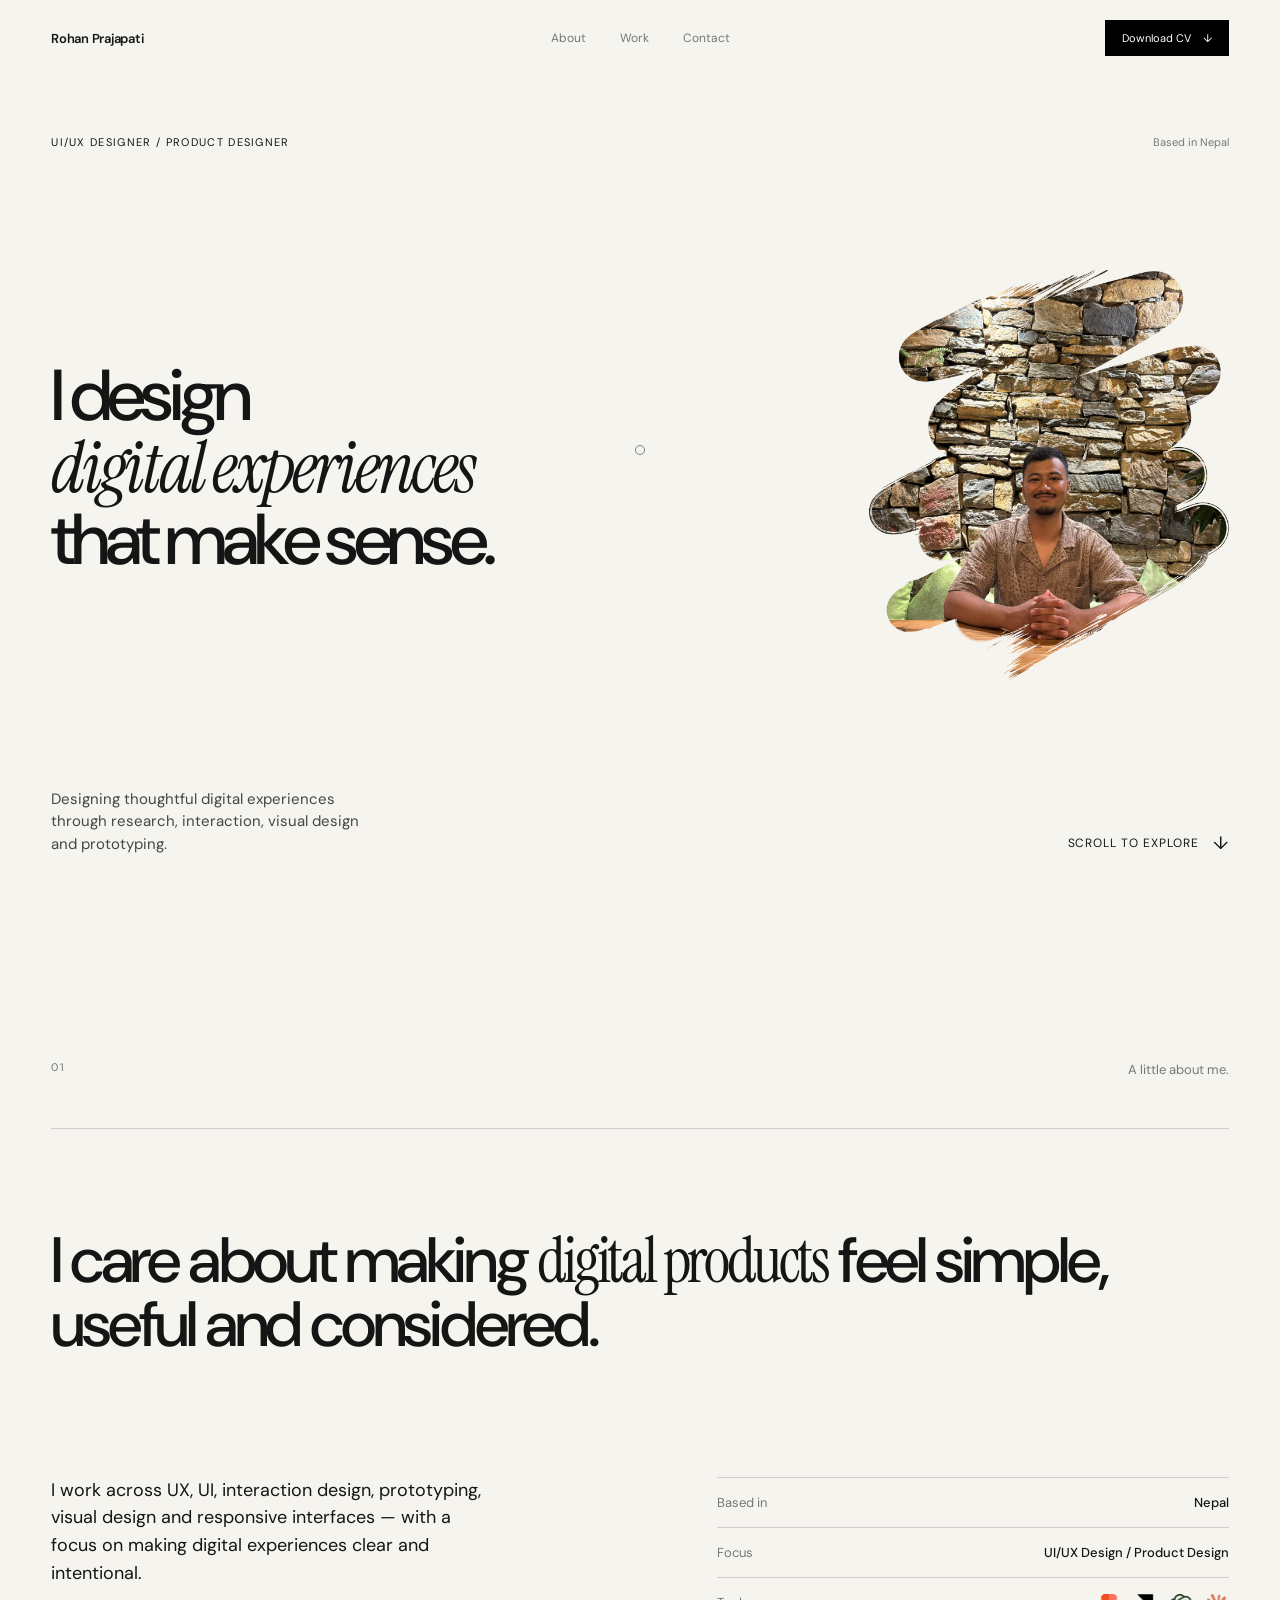
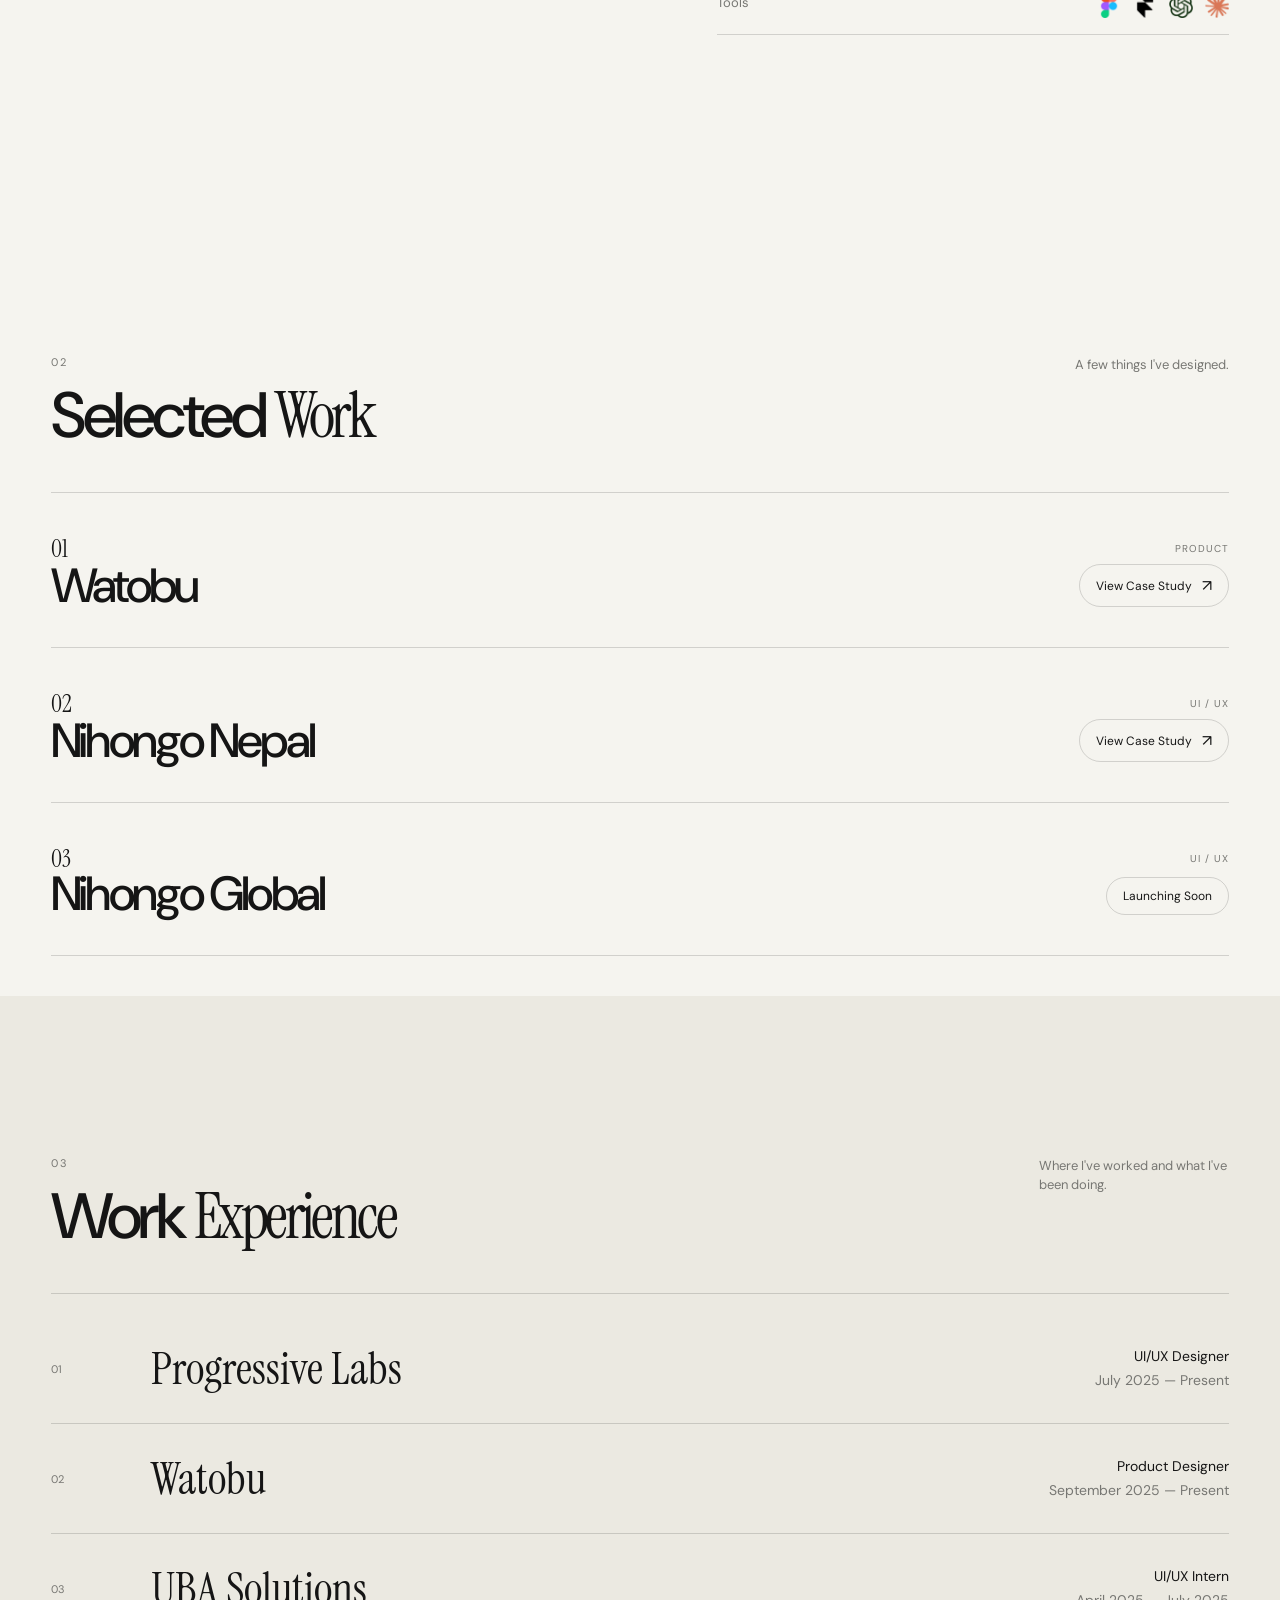
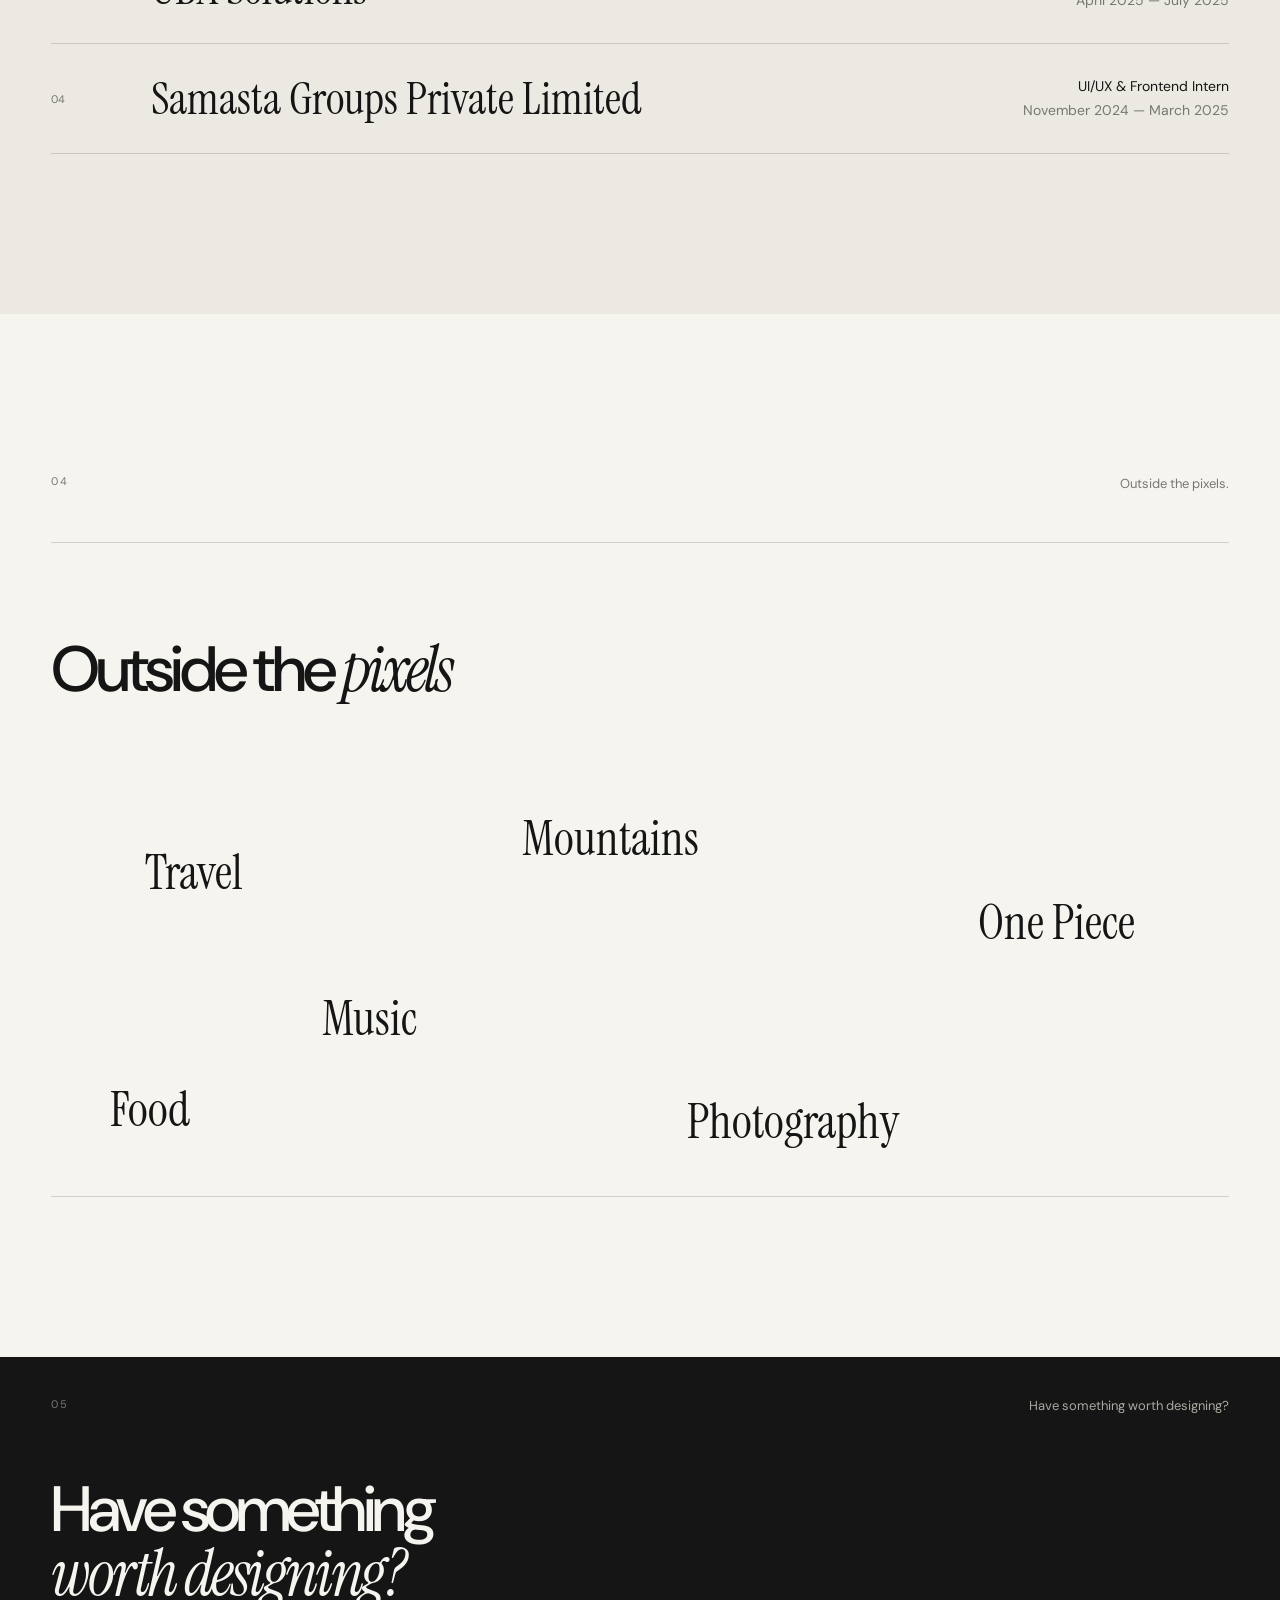
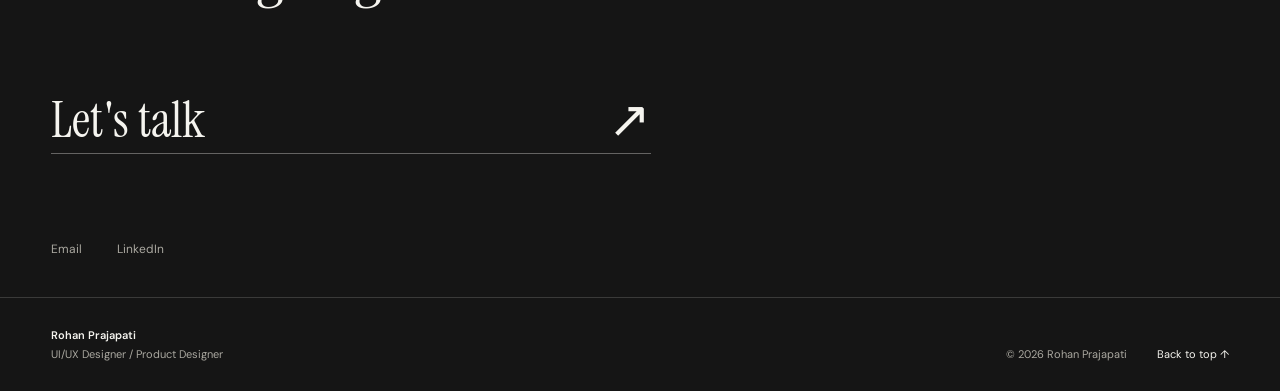
<file: index.html>
<!doctype html>
<html lang="en">
  <head>
    <meta charset="UTF-8" />
    <meta name="viewport" content="width=device-width, initial-scale=1.0" />

    <meta name="description" content="Rohan Prajapati Portfolio" />

    <title>Rohan Prajapati Portfolio</title>

    <!-- Fonts -->
    <link rel="preconnect" href="https://fonts.googleapis.com" />
    <link rel="preconnect" href="https://fonts.gstatic.com" crossorigin />

    <link
      href="https://fonts.googleapis.com/css2?family=DM+Sans:wght@400;500;600&family=Instrument+Serif:ital@0;1&display=swap"
      rel="stylesheet"
    />

    <link rel="stylesheet" href="style.css" />
  </head>

  <body>
    <!-- Custom Cursor -->
    <div class="cursor"></div>

    <!-- Cursor follower -->
    <div class="cursor-follower"></div>

    <!-- =========================================
         NAVIGATION
    ========================================== -->

    <header class="site-header" id="site-header">
      <nav class="navbar">
        <a href="#top" class="logo"> Rohan Prajapati </a>

        <div class="nav-center">
          <a href="#about">About</a>
          <a href="#work">Work</a>
          <a href="#contact">Contact</a>
        </div>

        <a href="assets/RohanPrajapatiCV.pdf" class="nav-cv" download>
          <span>Download CV</span>
          <span>↓</span>
        </a>

        <button
          class="menu-toggle"
          aria-label="Open navigation menu"
          aria-expanded="false"
        >
          <span></span>
          <span></span>
        </button>
      </nav>

      <!-- Mobile Navigation -->
      <div class="mobile-menu">
        <a href="#work">Work</a>
        <a href="#about">About</a>
        <a href="#contact">Contact</a>

        <a href="assets/RohanPrajapatiCV.pdf" class="mobile-cv" download>
          Download CV ↓
        </a>
      </div>
    </header>

    <main id="top">
      <!-- =========================================
             HERO
        ========================================== -->

      <section class="hero">
        <div class="hero-top">
          <p class="eyebrow">UI/UX DESIGNER / Product Designer</p>

          <p class="hero-location">Based in Nepal</p>
        </div>

        <div class="hero-heading">
          <div class="hero-text">
            <h1>
              I design
              <br />
              <span class="serif italic">digital experiences</span>
              <br />
              that make sense.
            </h1>
          </div>

          <div class="hero-image">
            <img src="images/ronron.png" alt="Rohan Prajapati" />
          </div>
        </div>

        <div class="hero-bottom">
          <p class="hero-intro">
            Designing thoughtful digital experiences through research,
            interaction, visual design and prototyping.
          </p>

          <a href="#work" class="scroll-link">
            <span>Scroll to explore</span>
            <span class="scroll-arrow">↓</span>
          </a>
        </div>
      </section>

      <!-- =========================================
             ABOUT
        ========================================== -->

      <section class="about-section section" id="about">
        <div class="section-header">
          <span class="section-number"> 01 </span>

          <p>A little about me.</p>
        </div>

        <div class="about-content">
          <h2>
            I care about making
            <span class="serif">digital products</span>
            feel simple, useful and considered.
          </h2>

          <div class="about-details">
            <div class="about-description">
              <p>
                I work across UX, UI, interaction design, prototyping, visual
                design and responsive interfaces — with a focus on making
                digital experiences clear and intentional.
              </p>
            </div>

            <div class="about-info">
              <div class="info-row">
                <span>Based in</span>
                <strong>Nepal</strong>
              </div>

              <div class="info-row">
                <span>Focus</span>
                <strong>UI/UX Design / Product Design</strong>
              </div>

              <div class="info-row">
                <span>Tools</span>

                <div class="tools-icons">
                  <img src="images/figma.png" alt="Figma" />
                  <img src="images/framer.png" alt="Framer" />
                  <img src="images/openai.png" alt="ChatGPT" />
                  <img src="images/claude.png" alt="Claude" />
                </div>
              </div>
            </div>
          </div>
        </div>
      </section>
      <!-- ==========================================
             SELECTED WORK
        ========================================== -->

      <section class="projects-section section" id="work">
        <div class="section-header">
          <div>
            <span class="section-number">02</span>

            <h2>
              Selected
              <span class="serif">Work</span>
            </h2>
          </div>

          <p>A few things I've designed.</p>
        </div>

        <div class="projects-list">
          <!-- PROJECT 01 -->

          <a
            href="watobucasestudy.html"
            class="project project-large"
            data-project="watobu"
            data-cursor="VIEW"
          >
            <div class="project-meta">
              <span class="project-number">01</span>
              <span class="project-type">Product</span>
            </div>

            <div class="project-title-wrap">
              <h3 class="project-title">Watobu</h3>

              <span class="case-study-link">
                View Case Study
                <span class="case-study-arrow">↗</span>
              </span>
            </div>
          </a>

          <!-- PROJECT 02 -->

          <a
            href="nihongonepalcasestudy.html"
            class="project project-large"
            data-project="nihongo-nepal"
            data-cursor="VIEW"
          >
            <div class="project-meta">
              <span class="project-number">02</span>
              <span class="project-type">UI / UX</span>
            </div>

            <div class="project-title-wrap">
              <h3 class="project-title">Nihongo Nepal</h3>

              <span class="case-study-link">
                View Case Study
                <span class="case-study-arrow">↗</span>
              </span>
            </div>
          </a>
          <!-- PROJECT 03 -->

          <div
            class="project project-large project-last project-coming-soon"
            data-project="nihongo-global"
          >
            <div class="project-meta">
              <span class="project-number">03</span>
              <span class="project-type">UI / UX</span>
            </div>

            <div class="project-title-wrap">
              <h3 class="project-title">Nihongo Global</h3>
              <span class="case-study-link">Launching Soon</span>
            </div>
          </div>
        </div>
      </section>

      <!-- =========================================
     WORK EXPERIENCE
========================================== -->

      <section class="experience-section section">
        <div class="section-header">
          <div>
            <span class="section-number"> 03 </span>

            <h2>
              Work
              <span class="serif">Experience</span>
            </h2>
          </div>

          <p>Where I've worked and what I've been doing.</p>
        </div>

        <div class="experience-list">
          <!-- EXPERIENCE 01 -->
          <div class="experience-item">
            <span class="experience-number">01</span>

            <h3>Progressive Labs</h3>

            <div class="experience-description">
              <span>UI/UX Designer</span>
              <span>July 2025 — Present</span>
            </div>
          </div>

          <!-- EXPERIENCE 02 -->
          <div class="experience-item">
            <span class="experience-number">02</span>

            <h3>Watobu</h3>

            <div class="experience-description">
              <span>Product Designer</span>
              <span>September 2025 — Present</span>
            </div>
          </div>

          <!-- EXPERIENCE 03 -->
          <div class="experience-item">
            <span class="experience-number">03</span>

            <h3>UBA Solutions</h3>

            <div class="experience-description">
              <span>UI/UX Intern</span>
              <span>April 2025 — July 2025</span>
            </div>
          </div>

          <!-- EXPERIENCE 04 -->
          <div class="experience-item">
            <span class="experience-number">04</span>

            <h3>Samasta Groups Private Limited</h3>

            <div class="experience-description">
              <span>UI/UX & Frontend Intern</span>
              <span>November 2024 — March 2025</span>
            </div>
          </div>
        </div>
      </section>

      <!-- =========================================
             PERSONALITY
        ========================================== -->

      <section class="personality-section section">
        <div class="section-header">
          <span class="section-number"> 04 </span>
          <p>Outside the pixels.</p>
        </div>

        <div class="personality-content">
          <h2>
            Outside the
            <span class="serif italic">pixels</span>
          </h2>

          <div class="personality-cloud">
            <span
              class="personality-word word-1"
              data-image="images/travel.png"
            >
              Travel
            </span>

            <span
              class="personality-word word-2"
              data-image="images/mountains.png"
            >
              Mountains
            </span>

            <span
              class="personality-word word-3"
              data-image="images/onepiece.png"
            >
              One Piece
            </span>

            <span class="personality-word word-4" data-image="images/music.png">
              Music
            </span>

            <span class="personality-word word-5" data-image="images/photo.png">
              Photography
            </span>

            <span class="personality-word word-6" data-image="images/food.png">
              Food
            </span>
          </div>
        </div>
      </section>

      <!-- =========================================
             CONTACT
        ========================================== -->

      <section class="contact-section section" id="contact">
        <div class="contact-top">
          <span class="section-number"> 05 </span>

          <p>Have something worth designing?</p>
        </div>

        <div class="contact-main">
          <h2>
            Have something
            <br />
            <span class="serif italic">worth designing?</span>
          </h2>

          <a href="mailto:rohanpzpt6@gmail.com" class="contact-link magnetic">
            <span>Let's talk</span>
            <span>↗</span>
          </a>
        </div>

        <div class="contact-links">
          <a href="mailto:[YOUR_EMAIL]"> Email </a>

          <a
            href="https://www.linkedin.com/in/rohan-prajapati-375440224/"
            target="_blank"
            rel="noopener noreferrer"
          >
            LinkedIn
          </a>
        </div>
      </section>
    </main>

    <!-- =========================================
         FOOTER
    ========================================== -->

    <footer class="footer">
      <div class="footer-left">
        <a href="#top" class="footer-name"> Rohan Prajapati </a>

        <span> UI/UX Designer / Product Designer </span>
      </div>

      <div class="footer-center"></div>

      <div class="footer-right">
        <span> © 2026 Rohan Prajapati </span>

        <a href="#top" class="back-top"> Back to top ↑ </a>
      </div>
    </footer>

    <script src="script.js"></script>
  </body>
</html>
</file>
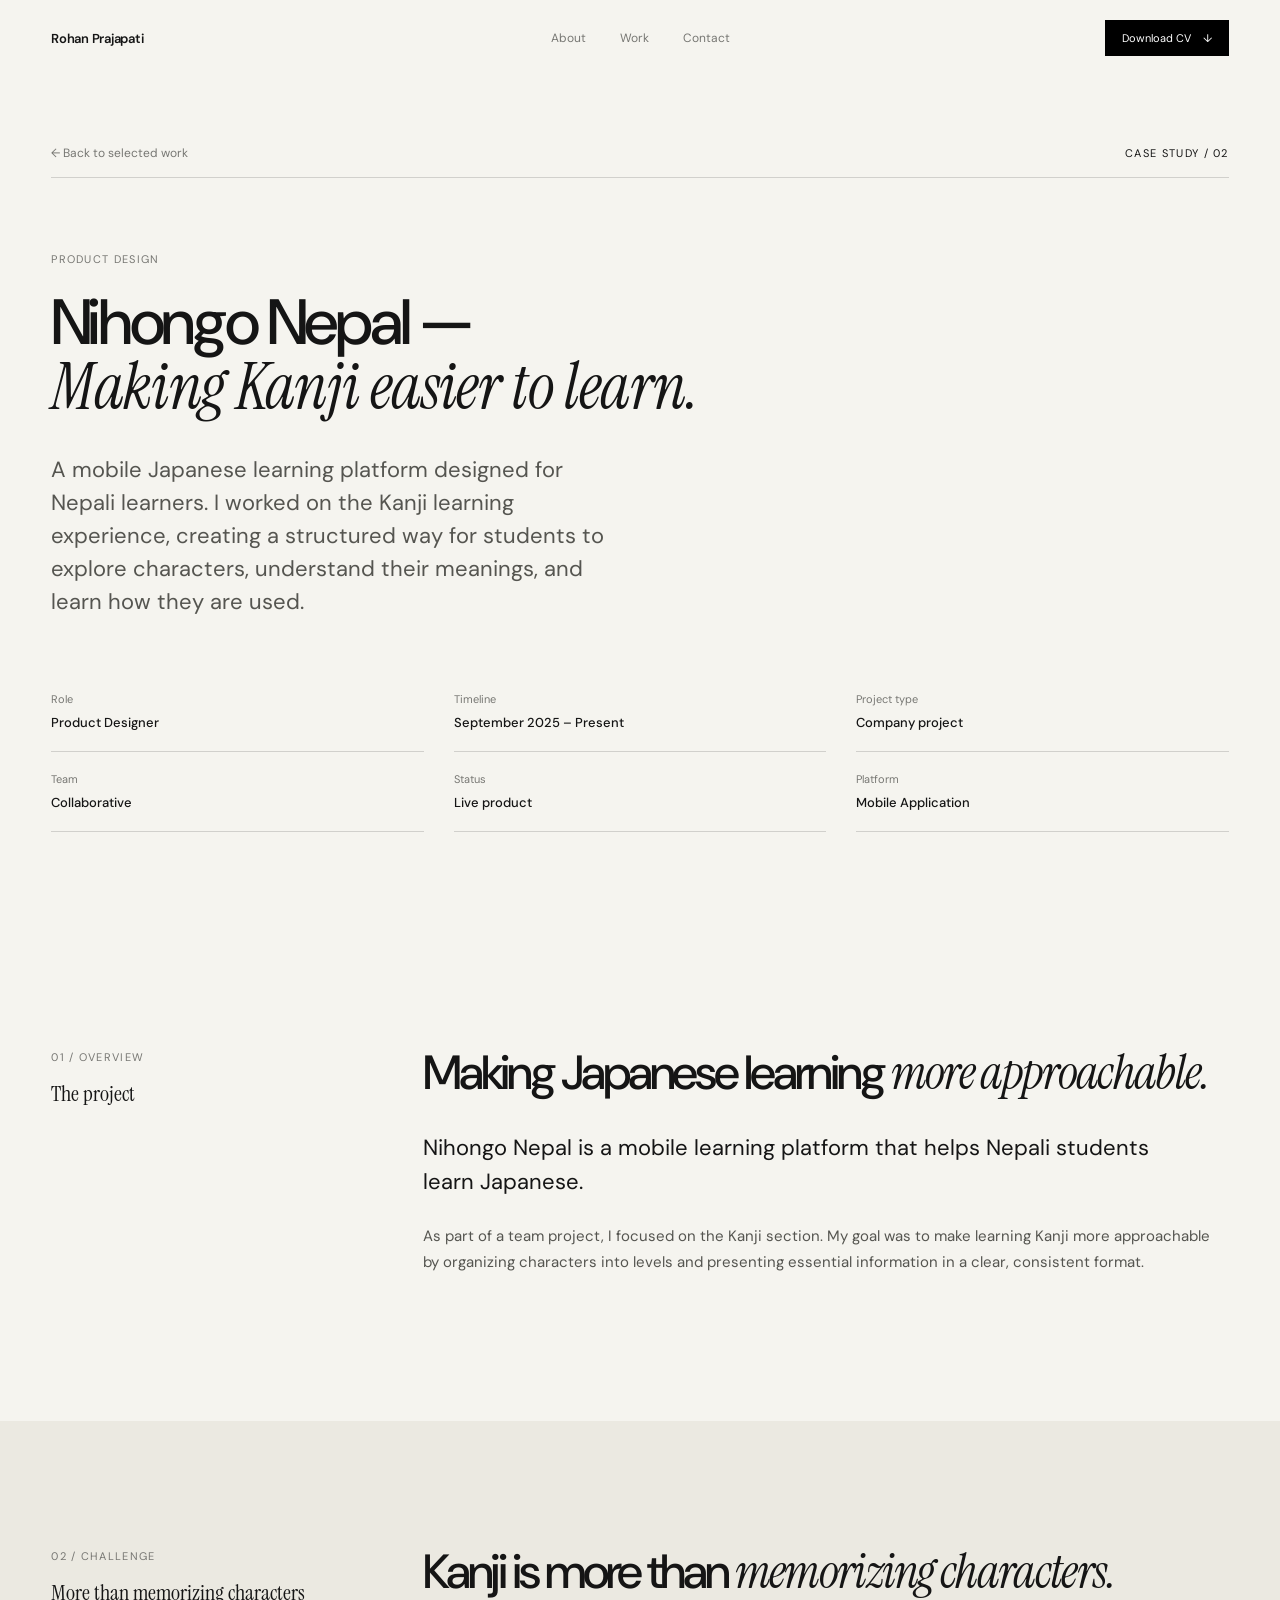
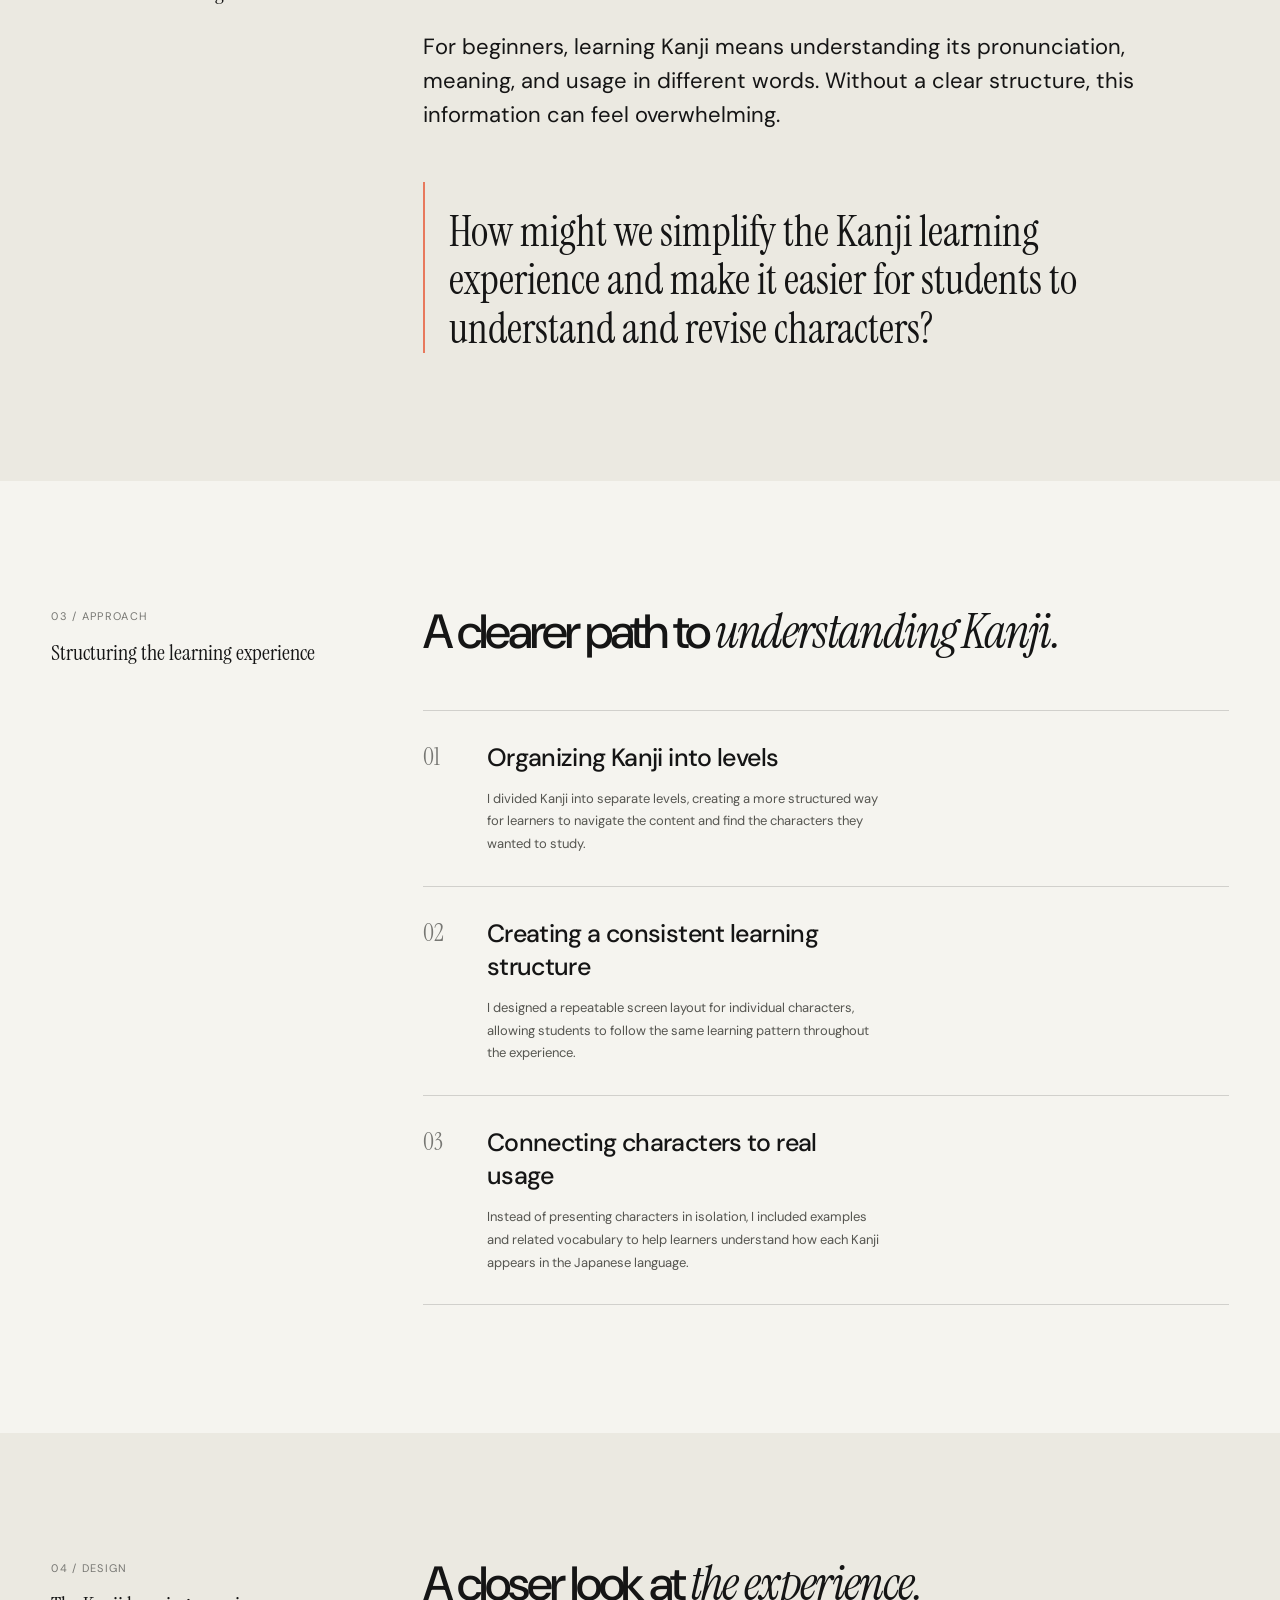
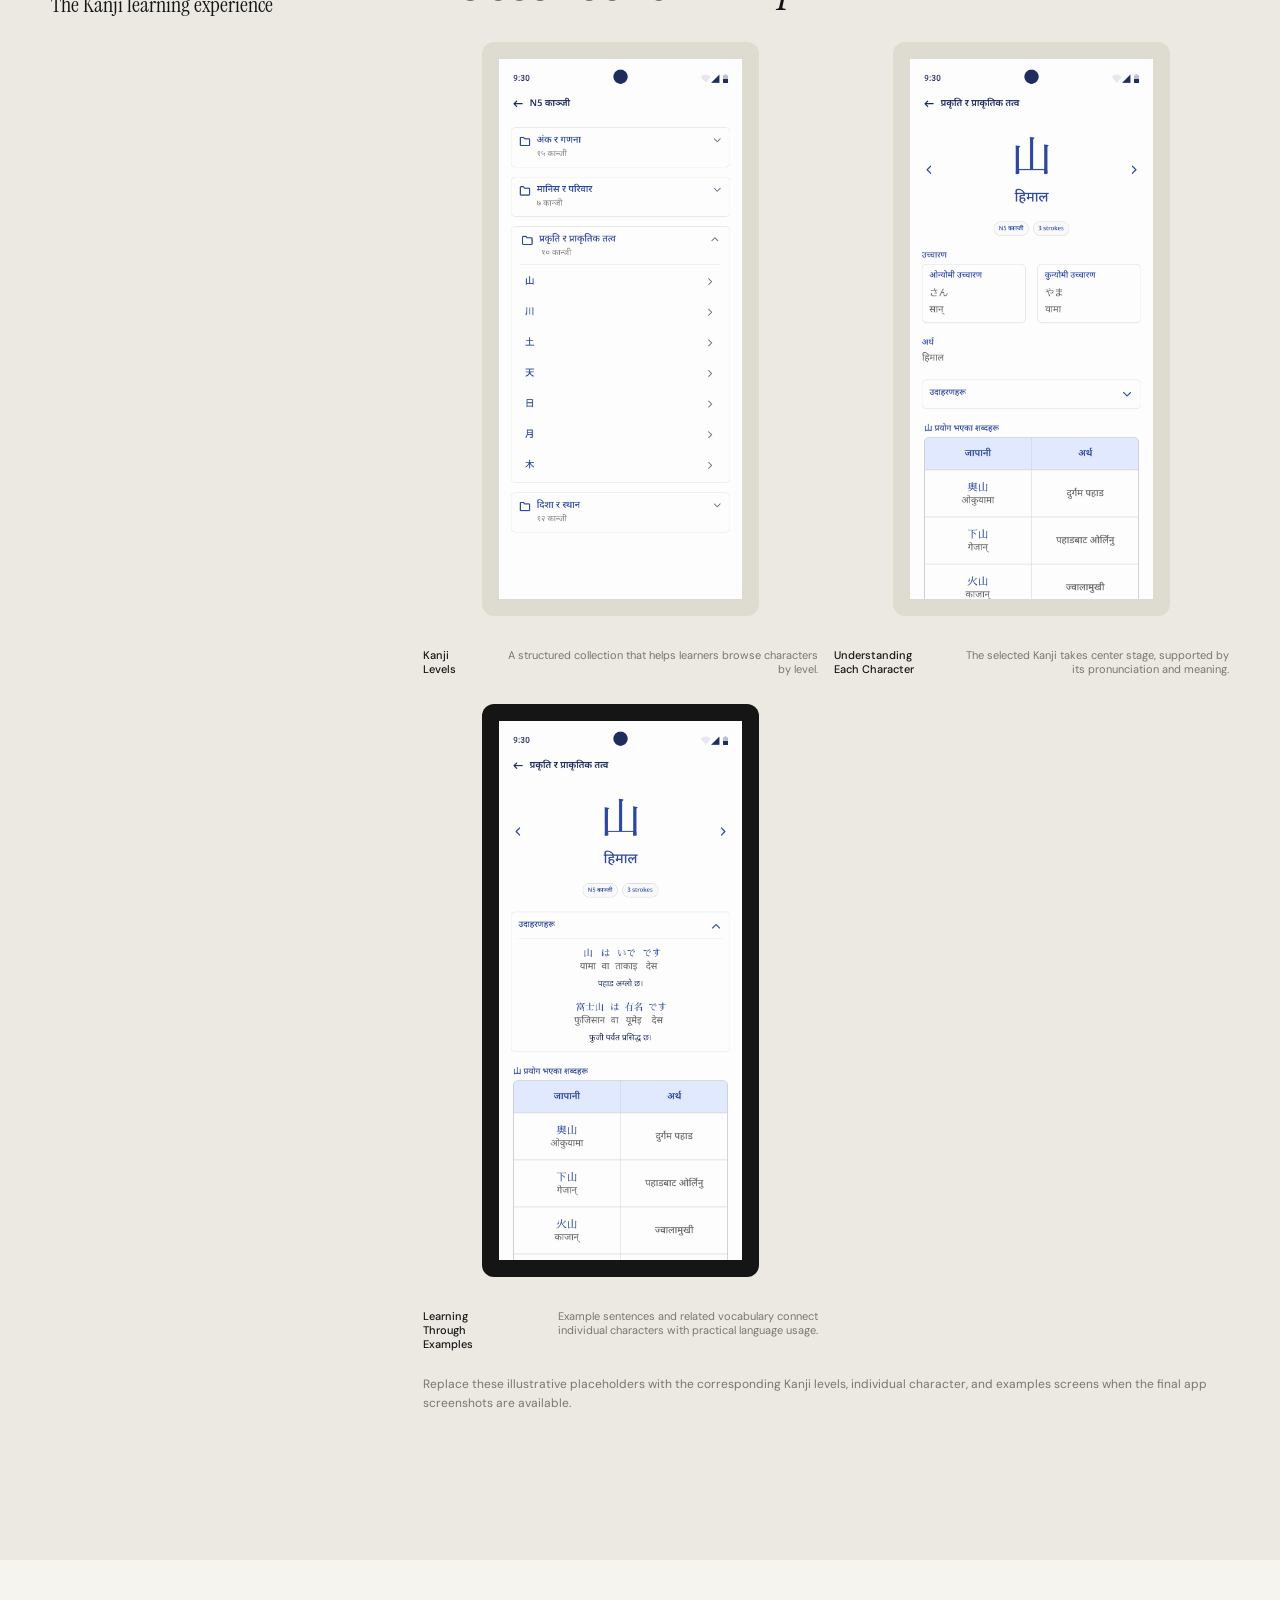
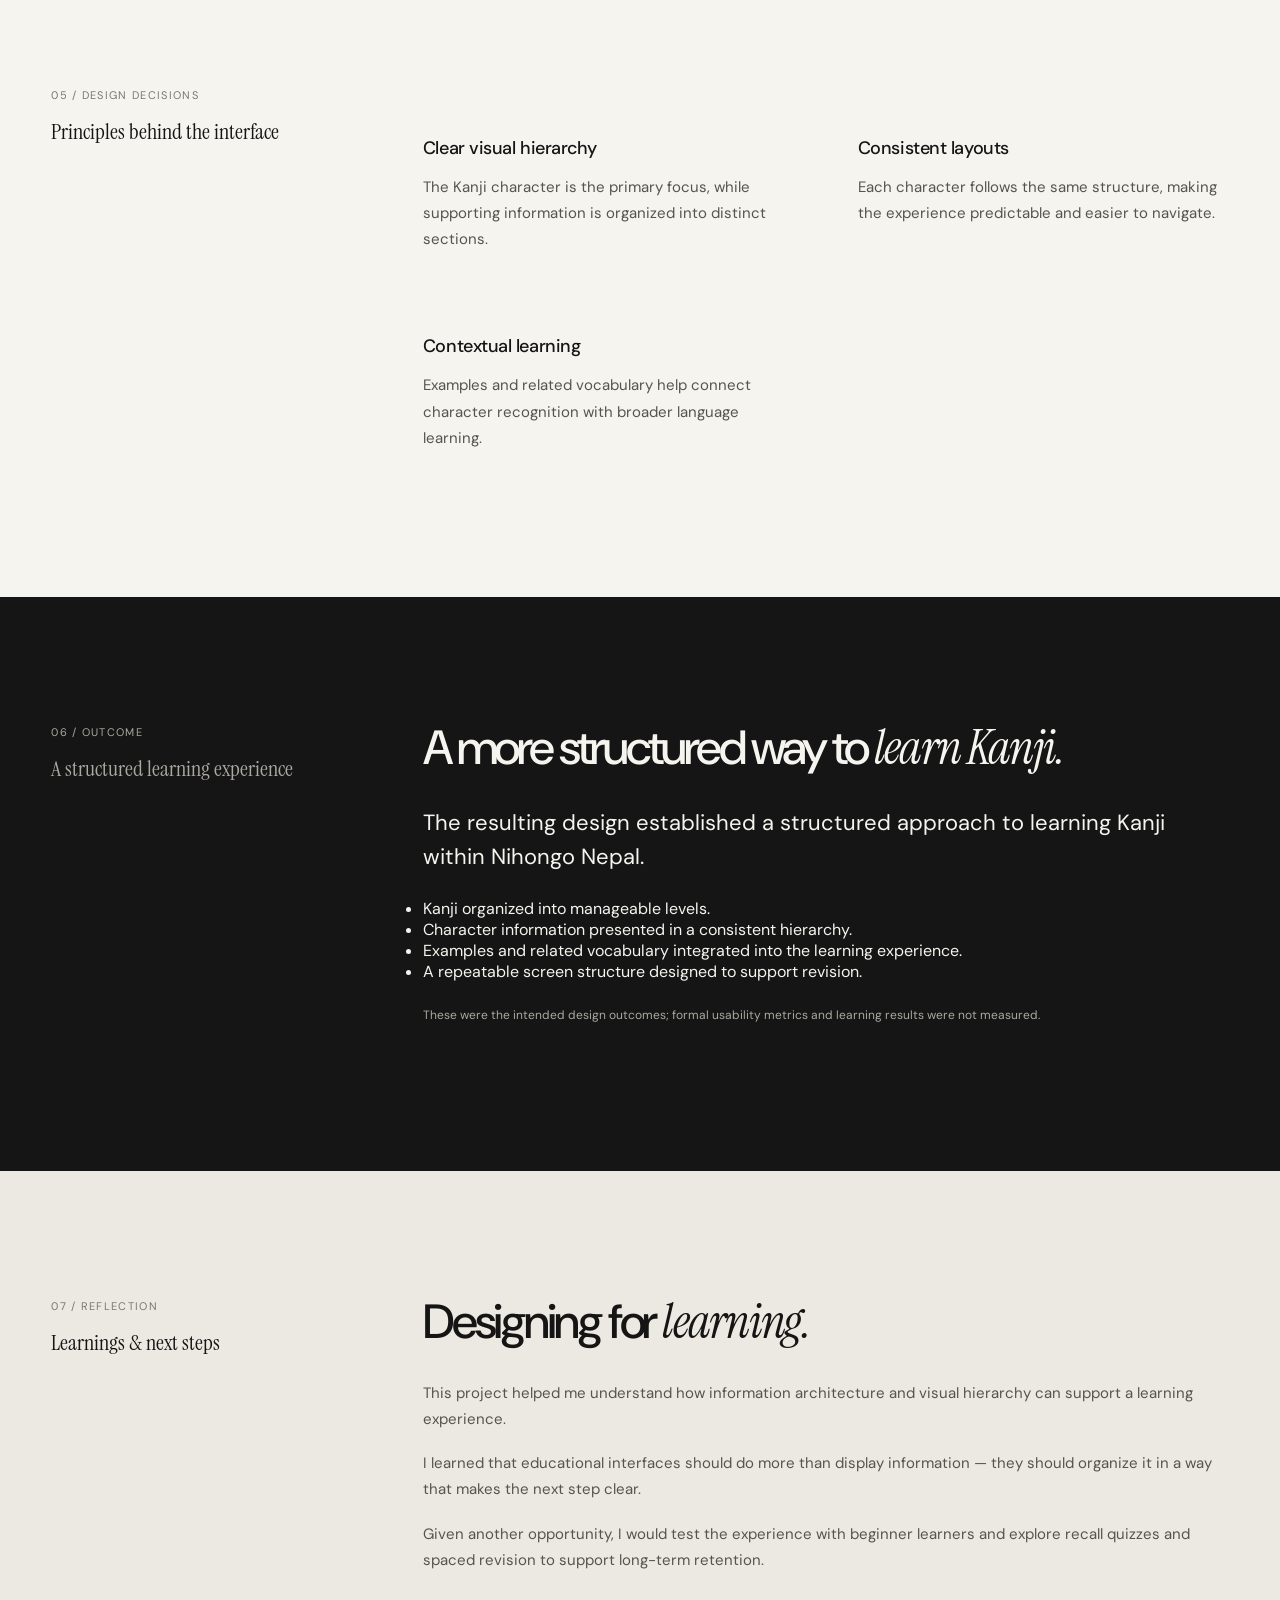
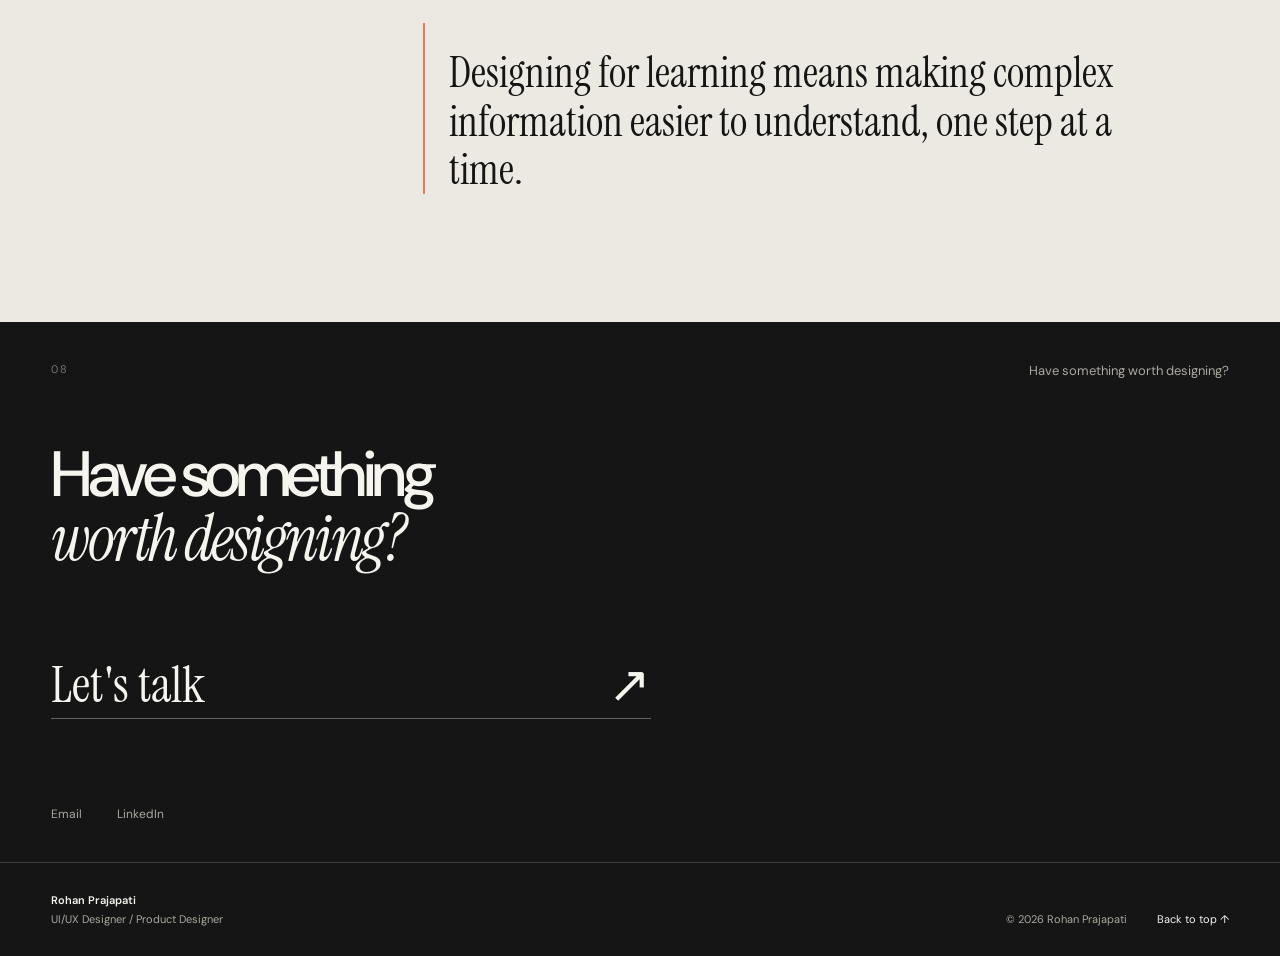
<file: nihongonepalcasestudy.html>
<!doctype html>
<html lang="en">
  <head>
    <meta charset="UTF-8" />
    <meta name="viewport" content="width=device-width, initial-scale=1.0" />
    <meta
      name="description"
      content="Nihongo Nepal case study by Rohan Prajapati — designing a structured Kanji learning experience for Nepali learners."
    />
    <title>Nihongo Nepal — Case Study | Rohan Prajapati</title>
    <link rel="preconnect" href="https://fonts.googleapis.com" />
    <link rel="preconnect" href="https://fonts.gstatic.com" crossorigin />
    <link
      href="https://fonts.googleapis.com/css2?family=DM+Sans:wght@400;500;600&family=Instrument+Serif:ital@0;1&display=swap"
      rel="stylesheet"
    />
    <link rel="stylesheet" href="style.css" />
    <link rel="stylesheet" href="nihongonepalcasestudy.css" />
  </head>
  <body class="case-study-page">
    <header class="site-header" id="site-header">
      <nav class="navbar">
        <a href="index.html#top" class="logo">Rohan Prajapati</a>
        <div class="nav-center">
          <a href="index.html#about">About</a>
          <a href="index.html#work">Work</a>
          <a href="index.html#contact">Contact</a>
        </div>
        <a href="assets/RohanPrajapatiCV.pdf" class="nav-cv" download
          ><span>Download CV</span><span>↓</span></a
        >
        <button
          class="menu-toggle"
          aria-label="Open navigation menu"
          aria-expanded="false"
        >
          <span></span><span></span>
        </button>
      </nav>
      <div class="mobile-menu">
        <a href="index.html#work">Work</a>
        <a href="index.html#about">About</a>
        <a href="index.html#contact">Contact</a>
        <a href="assets/RohanPrajapatiCV.pdf" class="mobile-cv" download
          >Download CV ↓</a
        >
      </div>
    </header>

    <main id="top">
      <section class="case-hero">
        <div class="case-hero-meta">
          <a class="case-back" href="index.html#work"
            >← Back to selected work</a
          >
          <span class="eyebrow">Case study / 02</span>
        </div>
        <div class="case-hero-copy">
          <p class="eyebrow">Product design</p>
          <h1>
            Nihongo Nepal —
            <br />
            <span class="serif italic">Making Kanji easier to learn.</span>
          </h1>
          <p class="case-hero-summary">
            A mobile Japanese learning platform designed for Nepali learners. I
            worked on the Kanji learning experience, creating a structured way
            for students to explore characters, understand their meanings, and
            learn how they are used.
          </p>
        </div>
        <div class="case-facts">
          <div><span>Role</span><strong>Product Designer</strong></div>
          <div>
            <span>Timeline</span><strong>September 2025 – Present</strong>
          </div>
          <div><span>Project type</span><strong>Company project</strong></div>
          <div><span>Team</span><strong>Collaborative</strong></div>
          <div><span>Status</span><strong>Live product</strong></div>
          <div><span>Platform</span><strong>Mobile Application</strong></div>
        </div>
      </section>

      <section class="case-section case-overview" id="overview">
        <div class="case-section-heading">
          <span class="section-number">01 / Overview</span>
          <p>The project</p>
        </div>
        <div class="case-section-content">
          <h2>
            Making Japanese learning
            <span class="serif italic">more approachable.</span>
          </h2>
          <p class="case-lead">
            Nihongo Nepal is a mobile learning platform that helps Nepali
            students learn Japanese.
          </p>
          <p>
            As part of a team project, I focused on the Kanji section. My goal
            was to make learning Kanji more approachable by organizing
            characters into levels and presenting essential information in a
            clear, consistent format.
          </p>
        </div>
      </section>

      <section class="case-section case-muted" id="problem">
        <div class="case-section-heading">
          <span class="section-number">02 / Challenge</span>
          <p>More than memorizing characters</p>
        </div>
        <div class="case-section-content">
          <h2>
            Kanji is more than
            <span class="serif italic">memorizing characters.</span>
          </h2>
          <p class="case-lead">
            For beginners, learning Kanji means understanding its pronunciation,
            meaning, and usage in different words. Without a clear structure,
            this information can feel overwhelming.
          </p>
          <blockquote>
            How might we simplify the Kanji learning experience and make it
            easier for students to understand and revise characters?
          </blockquote>
        </div>
      </section>

      <section class="case-section" id="approach">
        <div class="case-section-heading">
          <span class="section-number">03 / Approach</span>
          <p>Structuring the learning experience</p>
        </div>
        <div class="case-section-content">
          <h2>
            A clearer path to
            <span class="serif italic">understanding Kanji.</span>
          </h2>
          <div class="journey-list">
            <article class="journey-item">
              <span class="journey-index">01</span>
              <div>
                <h3>Organizing Kanji into levels</h3>
                <p>
                  I divided Kanji into separate levels, creating a more
                  structured way for learners to navigate the content and find
                  the characters they wanted to study.
                </p>
              </div>
            </article>
            <article class="journey-item">
              <span class="journey-index">02</span>
              <div>
                <h3>Creating a consistent learning structure</h3>
                <p>
                  I designed a repeatable screen layout for individual
                  characters, allowing students to follow the same learning
                  pattern throughout the experience.
                </p>
              </div>
            </article>
            <article class="journey-item">
              <span class="journey-index">03</span>
              <div>
                <h3>Connecting characters to real usage</h3>
                <p>
                  Instead of presenting characters in isolation, I included
                  examples and related vocabulary to help learners understand
                  how each Kanji appears in the Japanese language.
                </p>
              </div>
            </article>
          </div>
        </div>
      </section>

      <section class="case-section case-muted" id="design">
        <div class="case-section-heading">
          <span class="section-number">04 / Design</span>
          <p>The Kanji learning experience</p>
        </div>
        <div class="case-section-content">
          <h2>
            A closer look at <span class="serif italic">the experience.</span>
          </h2>
          <div class="screenshot-grid">
            <figure>
              <img
                src="images/nihongo/level.png"
                alt="Nihongo Nepal Kanji levels screen"
                class="journey-visual visual-discover"
                loading="lazy"
              />
              <figcaption>
                <b>Kanji Levels</b>
                <span>
                  A structured collection that helps learners browse characters
                  by level.
                </span>
              </figcaption>
            </figure>

            <figure>
              <img
                src="images/nihongo/character.png"
                alt="Nihongo Nepal individual Kanji detail screen"
                class="journey-visual visual-steps"
                loading="lazy"
              />
              <figcaption>
                <b>Understanding Each Character</b>
                <span>
                  The selected Kanji takes center stage, supported by its
                  pronunciation and meaning.
                </span>
              </figcaption>
            </figure>

            <figure>
              <img
                src="images/nihongo/example.png"
                alt="Nihongo Nepal Kanji examples and related vocabulary screen"
                class="journey-visual visual-actions"
                loading="lazy"
              />
              <figcaption>
                <b>Learning Through Examples</b>
                <span>
                  Example sentences and related vocabulary connect individual
                  characters with practical language usage.
                </span>
              </figcaption>
            </figure>
          </div>
          <p class="case-note">
            Replace these illustrative placeholders with the corresponding Kanji
            levels, individual character, and examples screens when the final
            app screenshots are available.
          </p>
        </div>
      </section>

      <section class="case-section" id="decisions">
        <div class="case-section-heading">
          <span class="section-number">05 / Design decisions</span>
          <p>Principles behind the interface</p>
        </div>
        <div class="case-section-content">
          <div class="case-two-col">
            <div>
              <h3>Clear visual hierarchy</h3>
              <p>
                The Kanji character is the primary focus, while supporting
                information is organized into distinct sections.
              </p>
            </div>
            <div>
              <h3>Consistent layouts</h3>
              <p>
                Each character follows the same structure, making the experience
                predictable and easier to navigate.
              </p>
            </div>
            <div>
              <h3>Contextual learning</h3>
              <p>
                Examples and related vocabulary help connect character
                recognition with broader language learning.
              </p>
            </div>
          </div>
        </div>
      </section>

      <section class="case-section case-outcome" id="outcome">
        <div class="case-section-heading">
          <span class="section-number">06 / Outcome</span>
          <p>A structured learning experience</p>
        </div>
        <div class="case-section-content">
          <h2>
            A more structured way to
            <span class="serif italic">learn Kanji.</span>
          </h2>
          <p class="case-lead">
            The resulting design established a structured approach to learning
            Kanji within Nihongo Nepal.
          </p>
          <ul>
            <li>Kanji organized into manageable levels.</li>
            <li>Character information presented in a consistent hierarchy.</li>
            <li>
              Examples and related vocabulary integrated into the learning
              experience.
            </li>
            <li>A repeatable screen structure designed to support revision.</li>
          </ul>
          <p class="case-note">
            These were the intended design outcomes; formal usability metrics
            and learning results were not measured.
          </p>
        </div>
      </section>

      <section class="case-section case-muted" id="reflection">
        <div class="case-section-heading">
          <span class="section-number">07 / Reflection</span>
          <p>Learnings & next steps</p>
        </div>
        <div class="case-section-content">
          <h2>Designing for <span class="serif italic">learning.</span></h2>
          <p>
            This project helped me understand how information architecture and
            visual hierarchy can support a learning experience.
          </p>
          <p>
            I learned that educational interfaces should do more than display
            information — they should organize it in a way that makes the next
            step clear.
          </p>
          <p>
            Given another opportunity, I would test the experience with beginner
            learners and explore recall quizzes and spaced revision to support
            long-term retention.
          </p>
          <blockquote>
            Designing for learning means making complex information easier to
            understand, one step at a time.
          </blockquote>
        </div>
      </section>

      <!-- =========================================
             CONTACT
        ========================================== -->

      <section class="contact-section section" id="contact">
        <div class="contact-top">
          <span class="section-number"> 08 </span>

          <p>Have something worth designing?</p>
        </div>

        <div class="contact-main">
          <h2>
            Have something
            <br />
            <span class="serif italic">worth designing?</span>
          </h2>

          <a href="mailto:rohanpzpt6@gmail.com" class="contact-link magnetic">
            <span>Let's talk</span>
            <span>↗</span>
          </a>
        </div>

        <div class="contact-links">
          <a href="mailto:rohanpzpt6@gmail.com"> Email </a>

          <a
            href="https://www.linkedin.com/in/rohan-prajapati-375440224/"
            target="_blank"
            rel="noopener noreferrer"
          >
            LinkedIn
          </a>
        </div>
      </section>
    </main>

    <!-- =========================================
         FOOTER
    ========================================== -->

    <footer class="footer">
      <div class="footer-left">
        <a href="#top" class="footer-name"> Rohan Prajapati </a>

        <span> UI/UX Designer / Product Designer </span>
      </div>

      <div class="footer-center"></div>

      <div class="footer-right">
        <span> © 2026 Rohan Prajapati </span>

        <a href="#top" class="back-top"> Back to top ↑ </a>
      </div>
    </footer>
    <script>
      const header = document.querySelector(".site-header");
      const menuToggle = document.querySelector(".menu-toggle");
      const mobileMenu = document.querySelector(".mobile-menu");

      window.addEventListener("scroll", () => {
        header?.classList.toggle("scrolled", window.scrollY > 24);
      });

      menuToggle?.addEventListener("click", () => {
        const isOpen = document.body.classList.toggle("menu-open");
        mobileMenu?.classList.toggle("open", isOpen);
        menuToggle.setAttribute("aria-expanded", String(isOpen));
      });

      mobileMenu?.querySelectorAll("a").forEach((link) => {
        link.addEventListener("click", () => {
          document.body.classList.remove("menu-open");
          mobileMenu.classList.remove("open");
          menuToggle?.setAttribute("aria-expanded", "false");
        });
      });
    </script>
  </body>
</html>
</file>
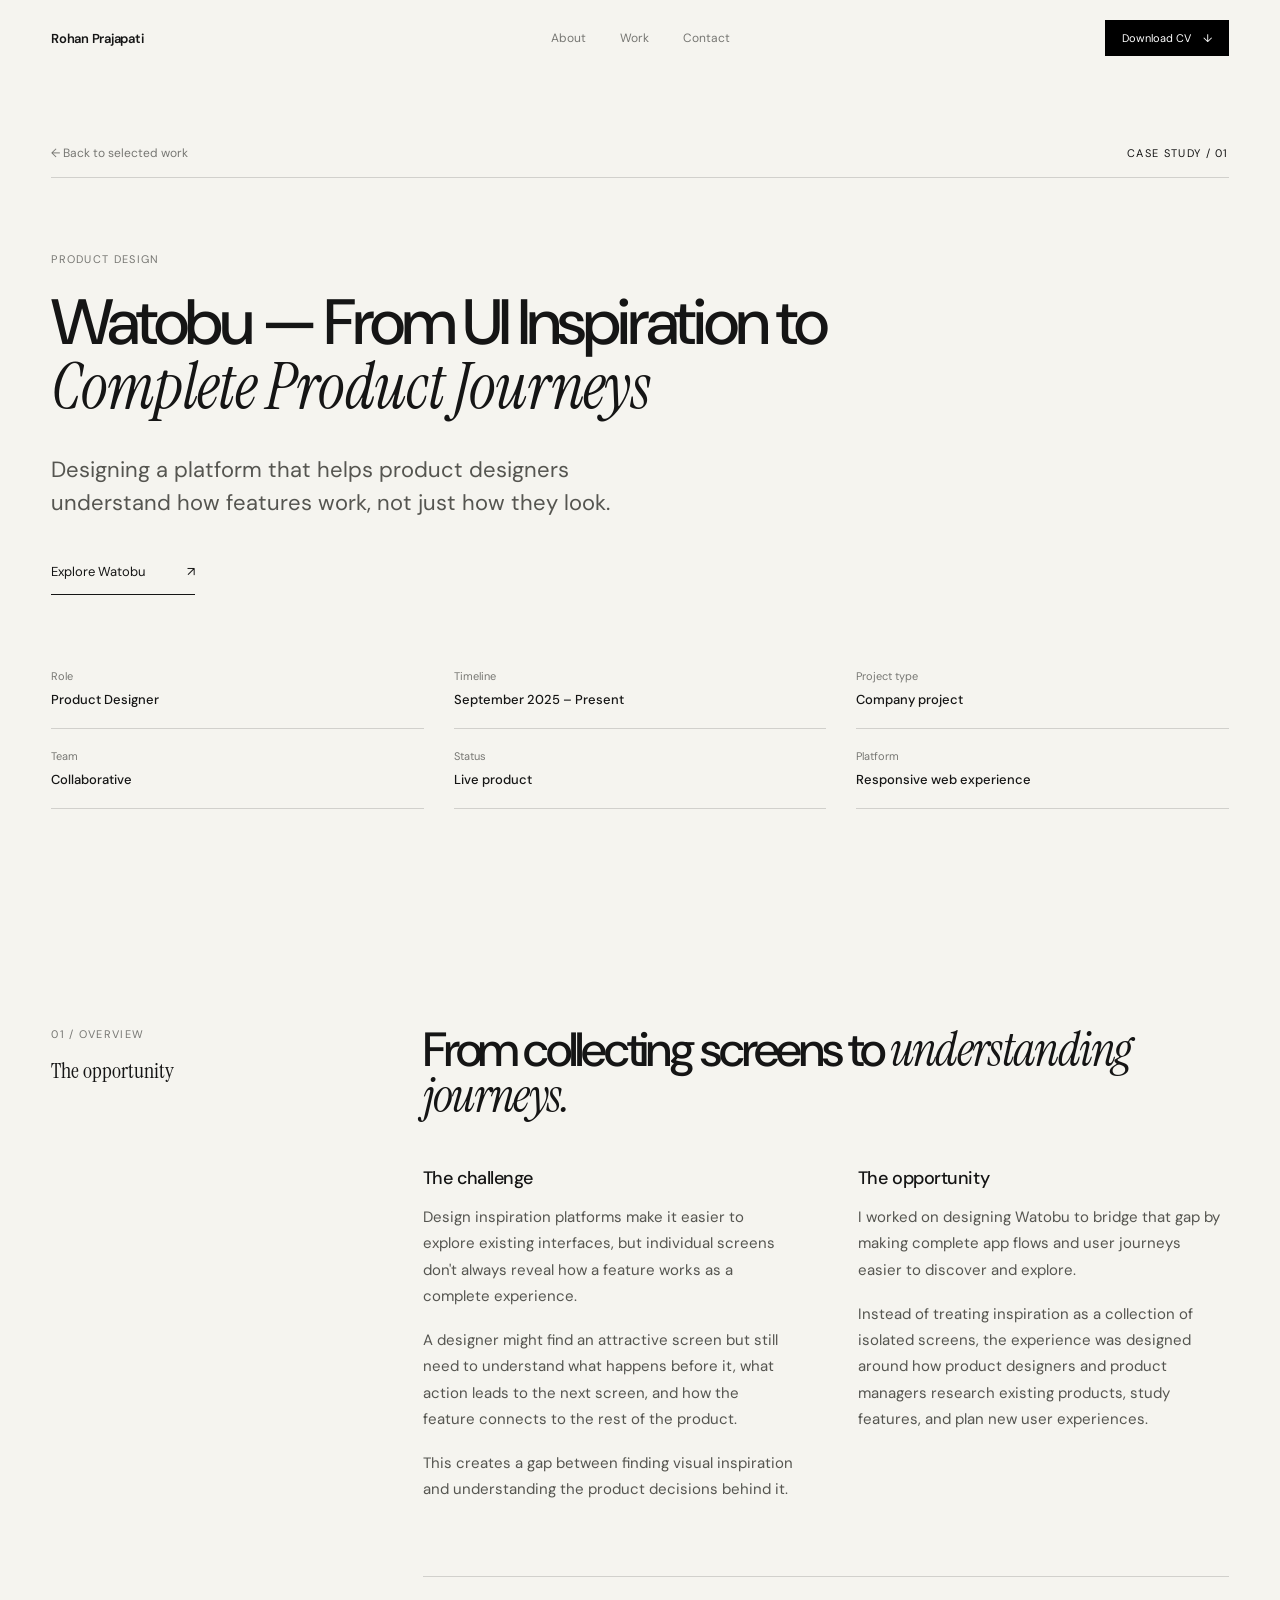
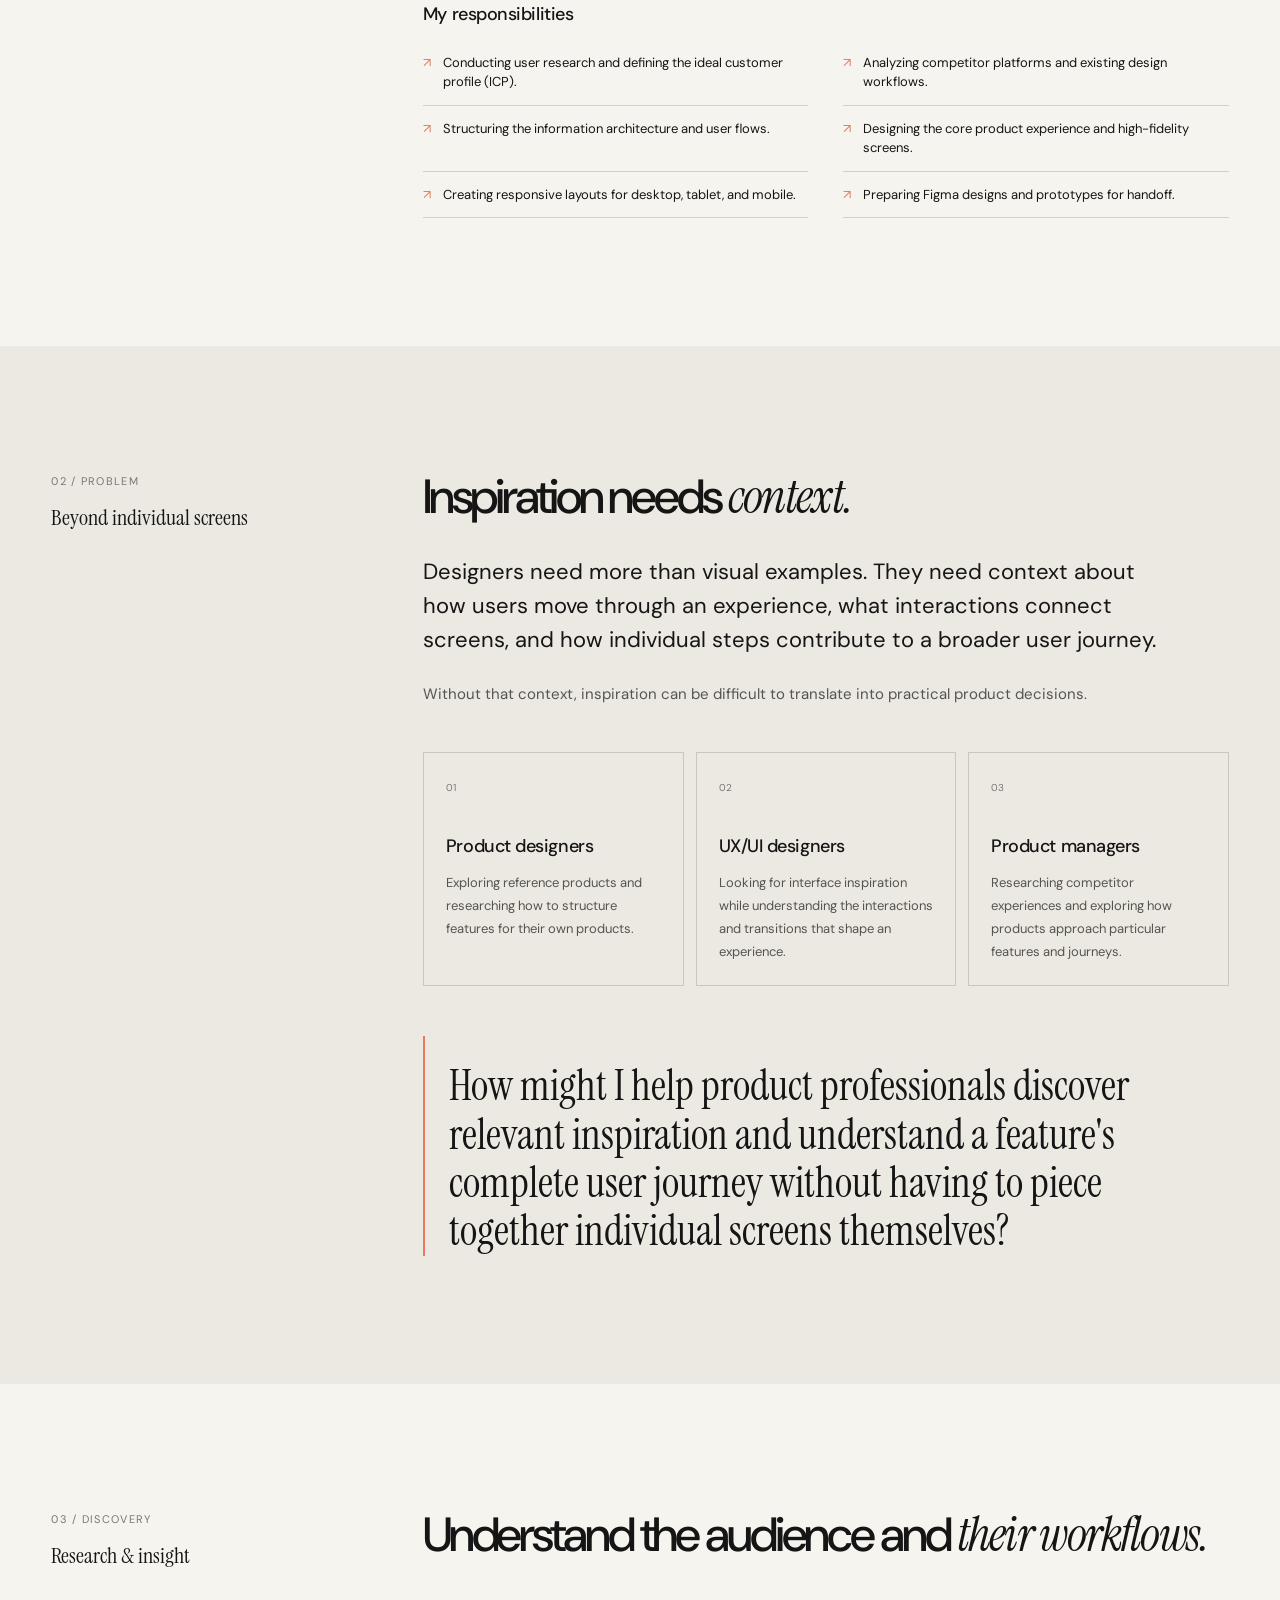
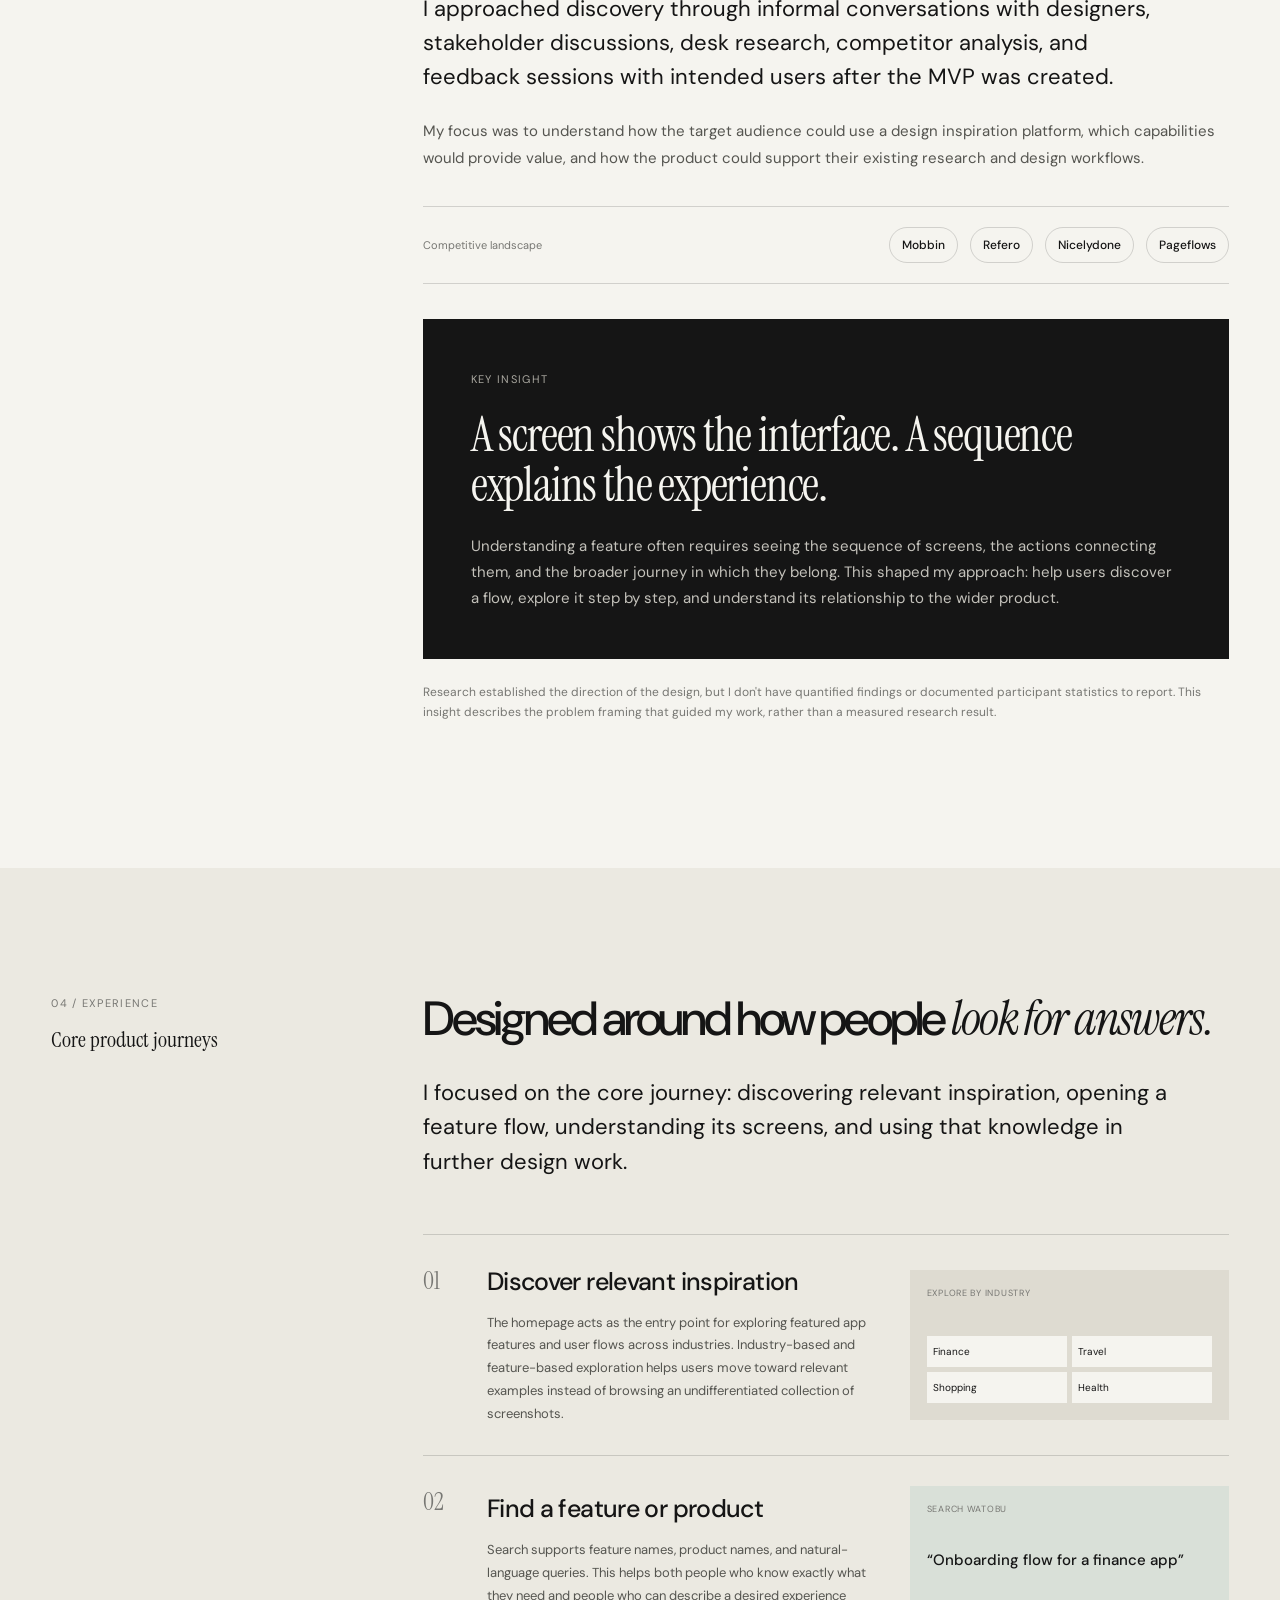
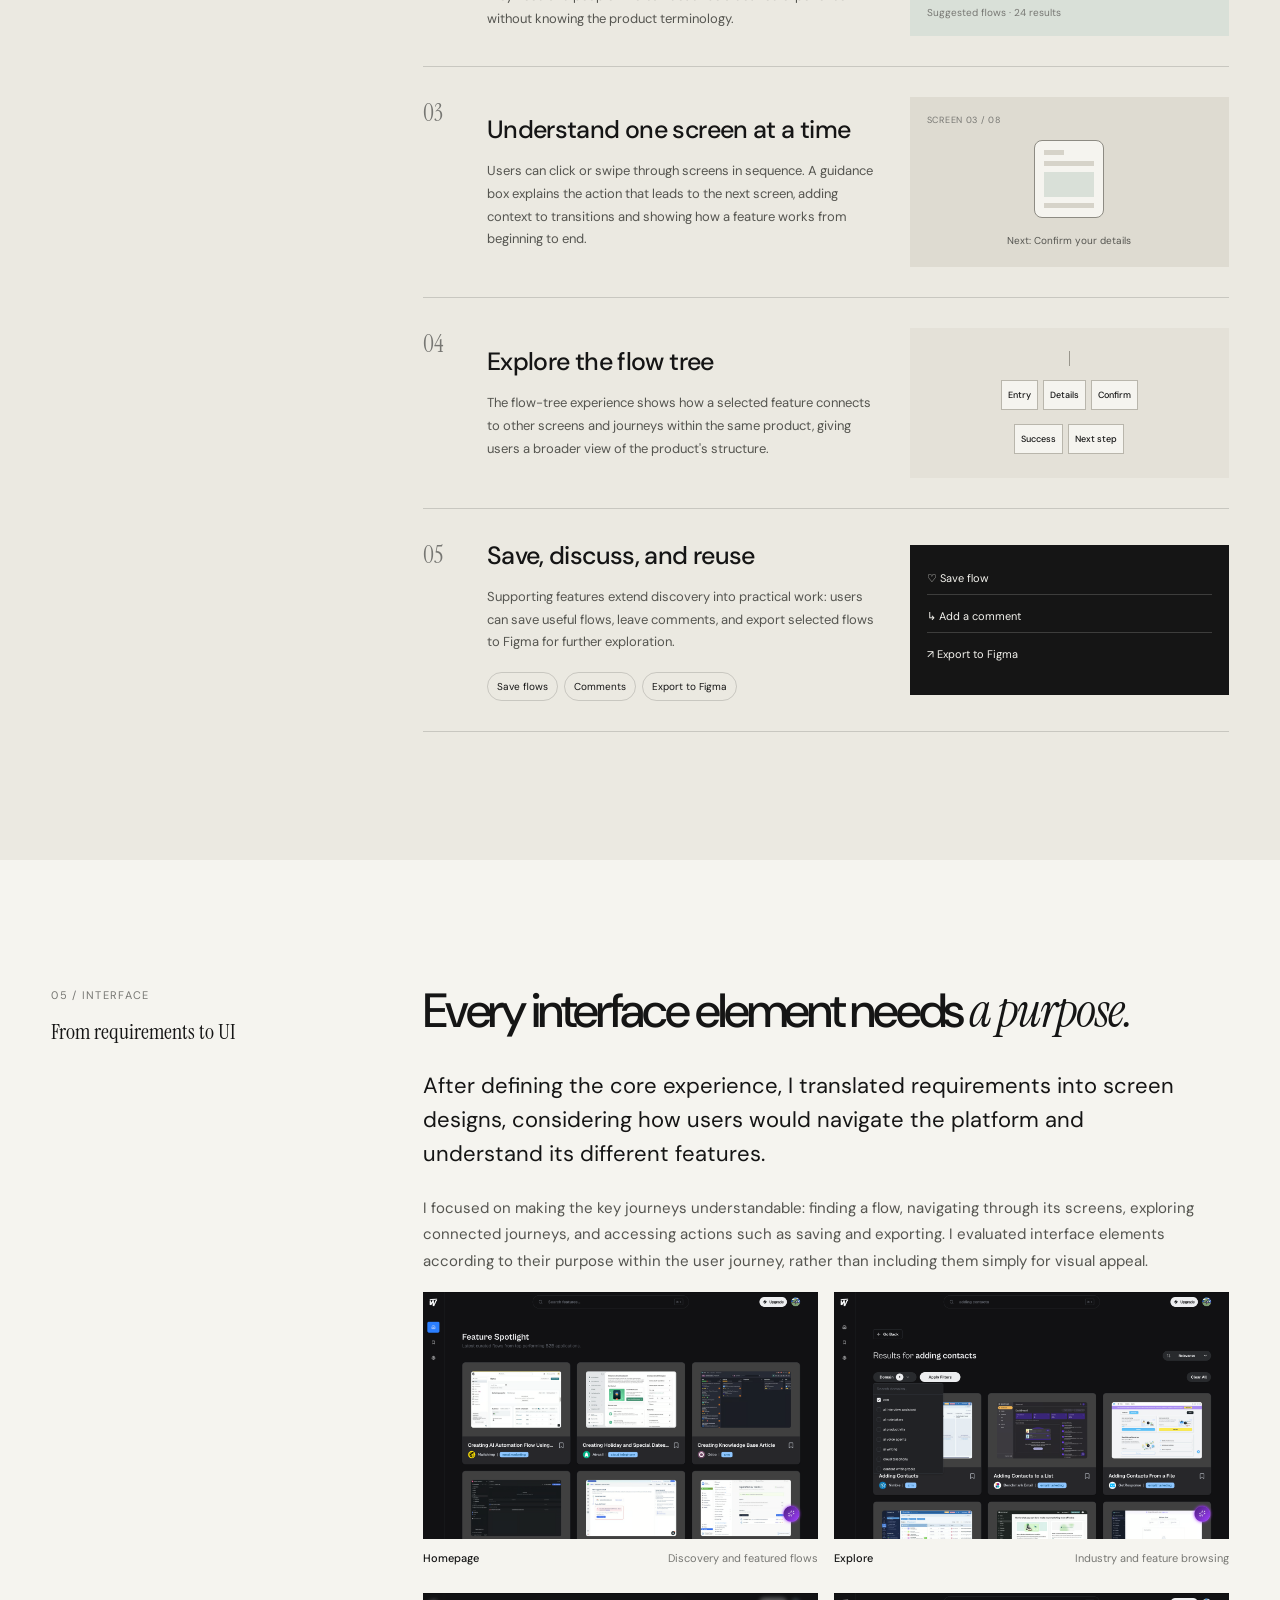
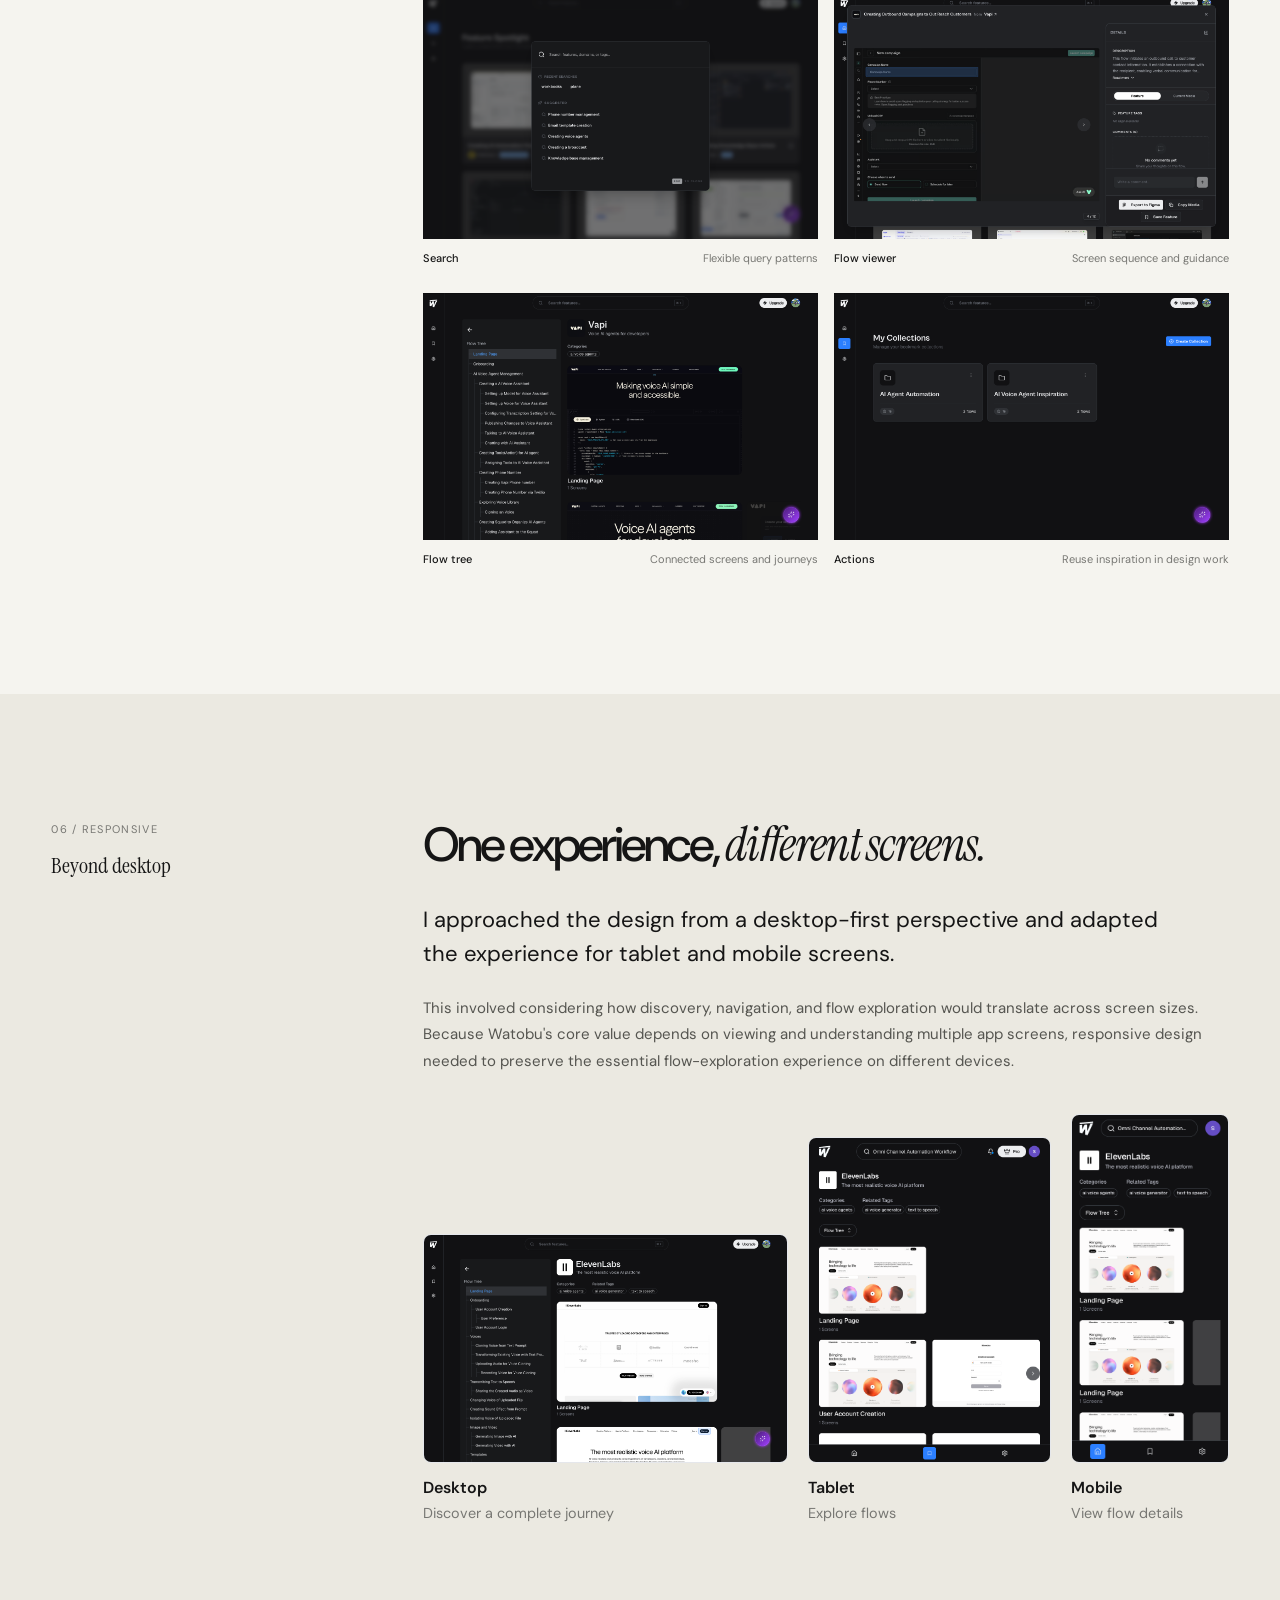
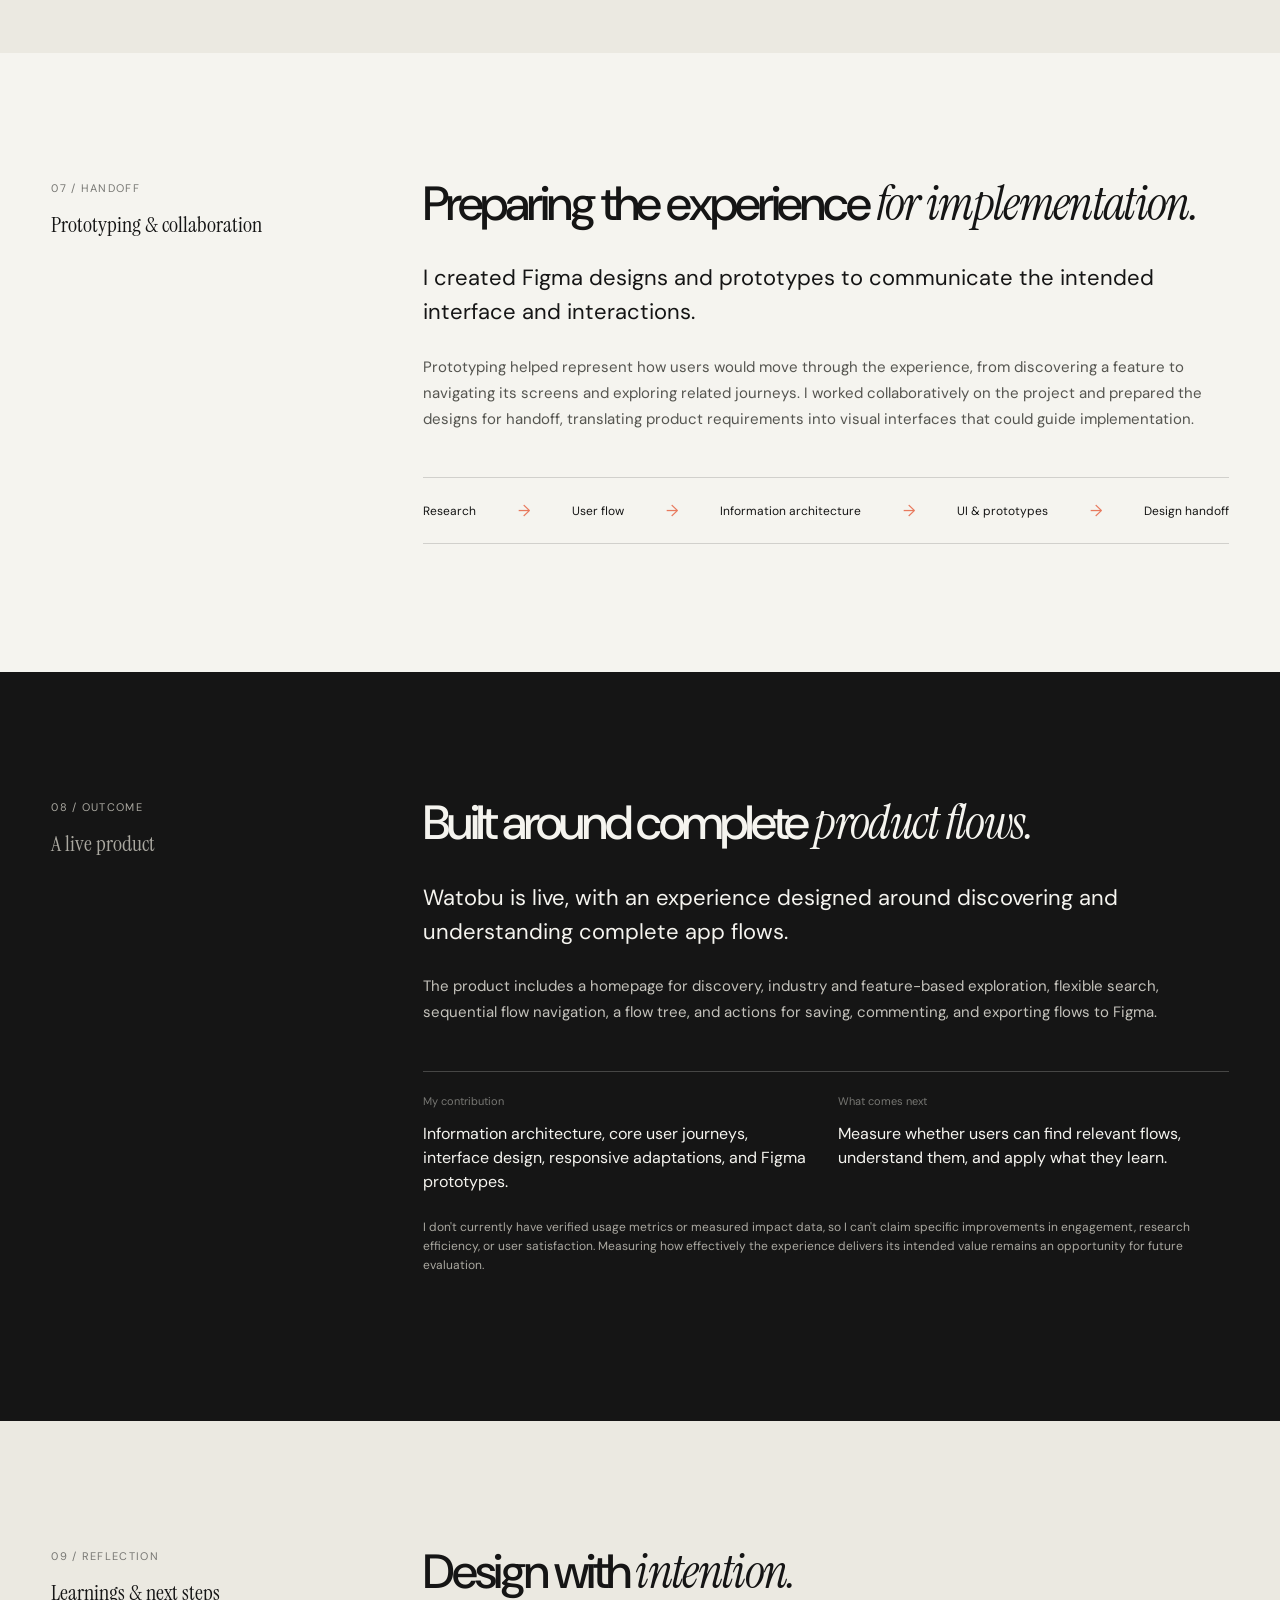
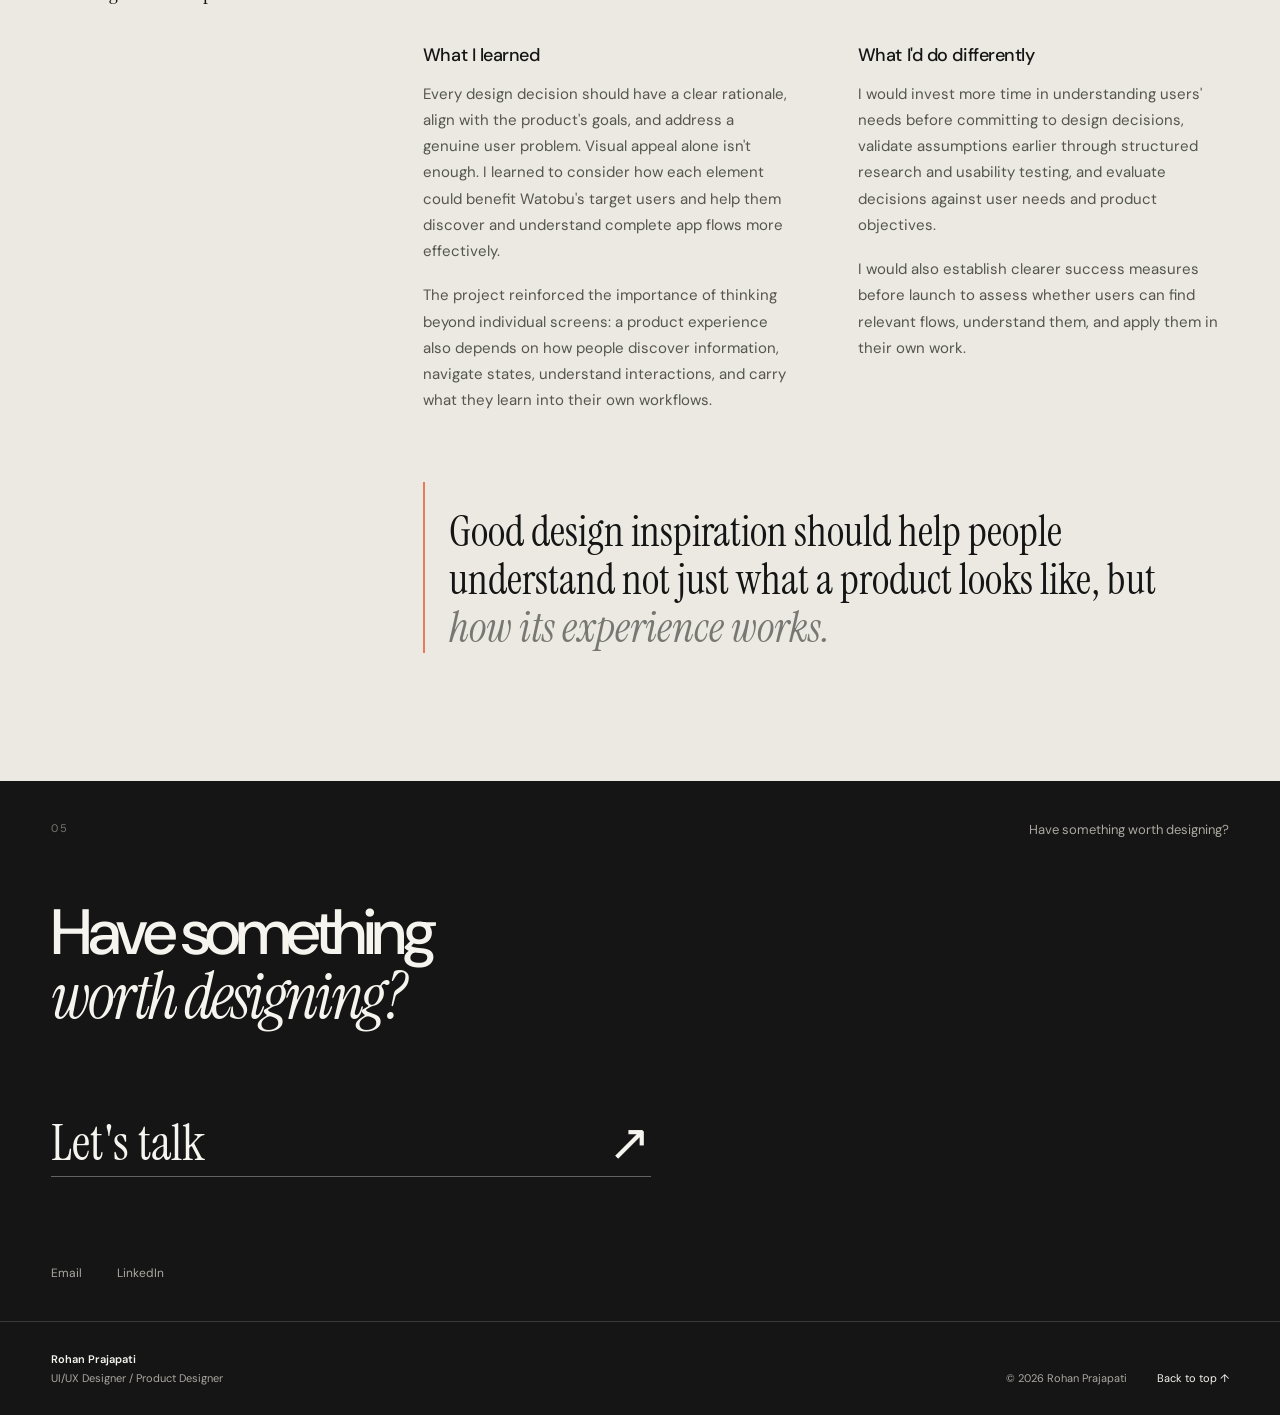
<file: watobucasestudy.html>
<!doctype html>
<html lang="en">
  <head>
    <meta charset="UTF-8" />
    <meta name="viewport" content="width=device-width, initial-scale=1.0" />
    <meta
      name="description"
      content="Watobu case study by Rohan Prajapati — designing a platform for exploring complete product journeys."
    />
    <title>Watobu — Case Study | Rohan Prajapati</title>
    <link rel="preconnect" href="https://fonts.googleapis.com" />
    <link rel="preconnect" href="https://fonts.gstatic.com" crossorigin />
    <link
      href="https://fonts.googleapis.com/css2?family=DM+Sans:wght@400;500;600&family=Instrument+Serif:ital@0;1&display=swap"
      rel="stylesheet"
    />
    <link rel="stylesheet" href="style.css" />
    <link rel="stylesheet" href="watobucasestudy.css" />
  </head>
  <body class="case-study-page">
    <header class="site-header" id="site-header">
      <nav class="navbar">
        <a href="index.html#top" class="logo">Rohan Prajapati</a>
        <div class="nav-center">
          <a href="index.html#about">About</a>
          <a href="index.html#work">Work</a>
          <a href="index.html#contact">Contact</a>
        </div>
        <a href="assets/RohanPrajapatiCV.pdf" class="nav-cv" download
          ><span>Download CV</span><span>↓</span></a
        >
        <button
          class="menu-toggle"
          aria-label="Open navigation menu"
          aria-expanded="false"
        >
          <span></span><span></span>
        </button>
      </nav>
      <div class="mobile-menu">
        <a href="index.html#work">Work</a>
        <a href="index.html#about">About</a>
        <a href="index.html#contact">Contact</a>
        <a href="assets/RohanPrajapatiCV.pdf" class="mobile-cv" download
          >Download CV ↓</a
        >
      </div>
    </header>

    <main id="top">
      <section class="case-hero">
        <div class="case-hero-meta">
          <a class="case-back" href="index.html#work"
            >← Back to selected work</a
          >
          <span class="eyebrow">Case study / 01</span>
        </div>
        <div class="case-hero-copy">
          <p class="eyebrow">Product design</p>
          <h1>
            Watobu — From UI Inspiration to
            <br />
            <span class="serif italic">Complete Product Journeys</span>
          </h1>
          <p class="case-hero-summary">
            Designing a platform that helps product designers understand how
            features work, not just how they look.
          </p>
          <a
            class="case-live-link"
            href="https://watobu.com/"
            target="_blank"
            rel="noopener noreferrer"
            >Explore Watobu <span>↗</span></a
          >
        </div>
        <div class="case-facts">
          <div><span>Role</span><strong>Product Designer</strong></div>
          <div>
            <span>Timeline</span><strong>September 2025 – Present</strong>
          </div>
          <div><span>Project type</span><strong>Company project</strong></div>
          <div><span>Team</span><strong>Collaborative</strong></div>
          <div><span>Status</span><strong>Live product</strong></div>
          <div>
            <span>Platform</span><strong>Responsive web experience</strong>
          </div>
        </div>
      </section>

      <section class="case-section case-overview" id="overview">
        <div class="case-section-heading">
          <span class="section-number">01 / Overview</span>
          <p>The opportunity</p>
        </div>
        <div class="case-section-content">
          <h2>
            From collecting screens to
            <span class="serif italic">understanding journeys.</span>
          </h2>
          <div class="case-two-col">
            <div>
              <h3>The challenge</h3>
              <p>
                Design inspiration platforms make it easier to explore existing
                interfaces, but individual screens don't always reveal how a
                feature works as a complete experience.
              </p>
              <p>
                A designer might find an attractive screen but still need to
                understand what happens before it, what action leads to the next
                screen, and how the feature connects to the rest of the product.
              </p>
              <p>
                This creates a gap between finding visual inspiration and
                understanding the product decisions behind it.
              </p>
            </div>
            <div>
              <h3>The opportunity</h3>
              <p>
                I worked on designing Watobu to bridge that gap by making
                complete app flows and user journeys easier to discover and
                explore.
              </p>
              <p>
                Instead of treating inspiration as a collection of isolated
                screens, the experience was designed around how product
                designers and product managers research existing products, study
                features, and plan new user experiences.
              </p>
            </div>
          </div>
          <div class="case-responsibilities">
            <h3>My responsibilities</h3>
            <ul>
              <li>
                Conducting user research and defining the ideal customer profile
                (ICP).
              </li>
              <li>
                Analyzing competitor platforms and existing design workflows.
              </li>
              <li>Structuring the information architecture and user flows.</li>
              <li>
                Designing the core product experience and high-fidelity screens.
              </li>
              <li>
                Creating responsive layouts for desktop, tablet, and mobile.
              </li>
              <li>Preparing Figma designs and prototypes for handoff.</li>
            </ul>
          </div>
        </div>
      </section>

      <section class="case-section case-muted" id="problem">
        <div class="case-section-heading">
          <span class="section-number">02 / Problem</span>
          <p>Beyond individual screens</p>
        </div>
        <div class="case-section-content">
          <h2>Inspiration needs <span class="serif italic">context.</span></h2>
          <p class="case-lead">
            Designers need more than visual examples. They need context about
            how users move through an experience, what interactions connect
            screens, and how individual steps contribute to a broader user
            journey.
          </p>
          <p>
            Without that context, inspiration can be difficult to translate into
            practical product decisions.
          </p>
          <div class="audience-grid">
            <article>
              <span>01</span>
              <h3>Product designers</h3>
              <p>
                Exploring reference products and researching how to structure
                features for their own products.
              </p>
            </article>
            <article>
              <span>02</span>
              <h3>UX/UI designers</h3>
              <p>
                Looking for interface inspiration while understanding the
                interactions and transitions that shape an experience.
              </p>
            </article>
            <article>
              <span>03</span>
              <h3>Product managers</h3>
              <p>
                Researching competitor experiences and exploring how products
                approach particular features and journeys.
              </p>
            </article>
          </div>
          <blockquote>
            How might I help product professionals discover relevant inspiration
            and understand a feature's complete user journey without having to
            piece together individual screens themselves?
          </blockquote>
        </div>
      </section>

      <section class="case-section" id="research">
        <div class="case-section-heading">
          <span class="section-number">03 / Discovery</span>
          <p>Research & insight</p>
        </div>
        <div class="case-section-content">
          <h2>
            Understand the audience and
            <span class="serif italic">their workflows.</span>
          </h2>
          <p class="case-lead">
            I approached discovery through informal conversations with
            designers, stakeholder discussions, desk research, competitor
            analysis, and feedback sessions with intended users after the MVP
            was created.
          </p>
          <p>
            My focus was to understand how the target audience could use a
            design inspiration platform, which capabilities would provide value,
            and how the product could support their existing research and design
            workflows.
          </p>
          <div class="competitor-strip">
            <span>Competitive landscape</span><strong>Mobbin</strong
            ><strong>Refero</strong><strong>Nicelydone</strong
            ><strong>Pageflows</strong>
          </div>
          <div class="insight-panel">
            <span class="eyebrow">Key insight</span>
            <h3>
              A screen shows the interface. A sequence explains the experience.
            </h3>
            <p>
              Understanding a feature often requires seeing the sequence of
              screens, the actions connecting them, and the broader journey in
              which they belong. This shaped my approach: help users discover a
              flow, explore it step by step, and understand its relationship to
              the wider product.
            </p>
          </div>
          <p class="case-note">
            Research established the direction of the design, but I don't have
            quantified findings or documented participant statistics to report.
            This insight describes the problem framing that guided my work,
            rather than a measured research result.
          </p>
        </div>
      </section>

      <section class="case-section case-muted" id="experience">
        <div class="case-section-heading">
          <span class="section-number">04 / Experience</span>
          <p>Core product journeys</p>
        </div>
        <div class="case-section-content">
          <h2>
            Designed around how people
            <span class="serif italic">look for answers.</span>
          </h2>
          <p class="case-lead">
            I focused on the core journey: discovering relevant inspiration,
            opening a feature flow, understanding its screens, and using that
            knowledge in further design work.
          </p>
          <div class="journey-list">
            <article class="journey-item">
              <span class="journey-index">01</span>
              <div>
                <h3>Discover relevant inspiration</h3>
                <p>
                  The homepage acts as the entry point for exploring featured
                  app features and user flows across industries. Industry-based
                  and feature-based exploration helps users move toward relevant
                  examples instead of browsing an undifferentiated collection of
                  screenshots.
                </p>
              </div>
              <div class="journey-visual visual-discover">
                <span>Explore by industry</span>
                <div class="mini-tiles">
                  <i>Finance</i><i>Travel</i><i>Shopping</i><i>Health</i>
                </div>
              </div>
            </article>
            <article class="journey-item">
              <span class="journey-index">02</span>
              <div>
                <h3>Find a feature or product</h3>
                <p>
                  Search supports feature names, product names, and
                  natural-language queries. This helps both people who know
                  exactly what they need and people who can describe a desired
                  experience without knowing the product terminology.
                </p>
              </div>
              <div class="journey-visual visual-search">
                <span>Search Watobu</span
                ><b>“Onboarding flow for a finance app”</b
                ><small>Suggested flows · 24 results</small>
              </div>
            </article>
            <article class="journey-item">
              <span class="journey-index">03</span>
              <div>
                <h3>Understand one screen at a time</h3>
                <p>
                  Users can click or swipe through screens in sequence. A
                  guidance box explains the action that leads to the next
                  screen, adding context to transitions and showing how a
                  feature works from beginning to end.
                </p>
              </div>
              <div class="journey-visual visual-steps">
                <span>SCREEN 03 / 08</span>
                <div class="step-phone"><i></i><i></i><b></b><i></i></div>
                <p>Next: Confirm your details</p>
              </div>
            </article>
            <article class="journey-item">
              <span class="journey-index">04</span>
              <div>
                <h3>Explore the flow tree</h3>
                <p>
                  The flow-tree experience shows how a selected feature connects
                  to other screens and journeys within the same product, giving
                  users a broader view of the product's structure.
                </p>
              </div>
              <div class="journey-visual visual-tree">
                <i></i>
                <div><b>Entry</b><b>Details</b><b>Confirm</b></div>
                <div><b>Success</b><b>Next step</b></div>
              </div>
            </article>
            <article class="journey-item">
              <span class="journey-index">05</span>
              <div>
                <h3>Save, discuss, and reuse</h3>
                <p>
                  Supporting features extend discovery into practical work:
                  users can save useful flows, leave comments, and export
                  selected flows to Figma for further exploration.
                </p>
                <div class="feature-tags">
                  <span>Save flows</span><span>Comments</span
                  ><span>Export to Figma</span>
                </div>
              </div>
              <div class="journey-visual visual-actions">
                <b>♡ Save flow</b><b>↳ Add a comment</b><b>↗ Export to Figma</b>
              </div>
            </article>
          </div>
        </div>
      </section>

      <section class="case-section" id="interface">
        <div class="case-section-heading">
          <span class="section-number">05 / Interface</span>
          <p>From requirements to UI</p>
        </div>
        <div class="case-section-content">
          <h2>
            Every interface element needs
            <span class="serif italic">a purpose.</span>
          </h2>
          <p class="case-lead">
            After defining the core experience, I translated requirements into
            screen designs, considering how users would navigate the platform
            and understand its different features.
          </p>
          <p>
            I focused on making the key journeys understandable: finding a flow,
            navigating through its screens, exploring connected journeys, and
            accessing actions such as saving and exporting. I evaluated
            interface elements according to their purpose within the user
            journey, rather than including them simply for visual appeal.
          </p>
          <div class="screenshot-grid">
            <figure>
              <img
                src="images/watobu/homepage.png"
                alt="Watobu homepage showing discovery and featured flows"
                class="product-screenshot"
                loading="lazy"
              />
              <figcaption>
                <b>Homepage</b>
                <span>Discovery and featured flows</span>
              </figcaption>
            </figure>

            <figure>
              <img
                src="images/watobu/industrydiscovery.png"
                alt="Watobu explore page showing industry and feature browsing"
                class="product-screenshot"
                loading="lazy"
              />
              <figcaption>
                <b>Explore</b>
                <span>Industry and feature browsing</span>
              </figcaption>
            </figure>

            <figure>
              <img
                src="images/watobu/search.png"
                alt="Watobu search experience"
                class="product-screenshot"
                loading="lazy"
              />
              <figcaption>
                <b>Search</b>
                <span>Flexible query patterns</span>
              </figcaption>
            </figure>

            <figure>
              <img
                src="images/watobu/flow.png"
                alt="Watobu sequential feature flow viewer"
                class="product-screenshot"
                loading="lazy"
              />
              <figcaption>
                <b>Flow viewer</b>
                <span>Screen sequence and guidance</span>
              </figcaption>
            </figure>

            <figure>
              <img
                src="images/watobu/flowtree.png"
                alt="Watobu connected flow tree showing screens and journeys"
                class="product-screenshot"
                loading="lazy"
              />
              <figcaption>
                <b>Flow tree</b>
                <span>Connected screens and journeys</span>
              </figcaption>
            </figure>

            <figure>
              <img
                src="images/watobu/bookmark.png"
                alt="Watobu save, comment, and export actions"
                class="product-screenshot"
                loading="lazy"
              />
              <figcaption>
                <b>Actions</b>
                <span>Reuse inspiration in design work</span>
              </figcaption>
            </figure>
          </div>
        </div>
      </section>

      <section class="case-section case-muted" id="responsive">
        <div class="case-section-heading">
          <span class="section-number">06 / Responsive</span>
          <p>Beyond desktop</p>
        </div>

        <div class="case-section-content">
          <h2>
            One experience, <span class="serif italic">different screens.</span>
          </h2>

          <p class="case-lead">
            I approached the design from a desktop-first perspective and adapted
            the experience for tablet and mobile screens.
          </p>

          <p>
            This involved considering how discovery, navigation, and flow
            exploration would translate across screen sizes. Because Watobu's
            core value depends on viewing and understanding multiple app
            screens, responsive design needed to preserve the essential
            flow-exploration experience on different devices.
          </p>

          <div class="responsive-screenshots">
            <figure class="responsive-screenshot responsive-desktop">
              <img
                src="images/watobu/desktop.png"
                alt="Watobu desktop interface"
                loading="lazy"
              />
              <figcaption>
                <b>Desktop</b>
                <span>Discover a complete journey</span>
              </figcaption>
            </figure>

            <figure class="responsive-screenshot responsive-tablet">
              <img
                src="images/watobu/tablet.png"
                alt="Watobu interface adapted for tablet"
                loading="lazy"
              />
              <figcaption>
                <b>Tablet</b>
                <span>Explore flows</span>
              </figcaption>
            </figure>

            <figure class="responsive-screenshot responsive-mobile">
              <img
                src="images/watobu/phone.png"
                alt="Watobu interface adapted for mobile"
                loading="lazy"
              />
              <figcaption>
                <b>Mobile</b>
                <span>View flow details</span>
              </figcaption>
            </figure>
          </div>
        </div>
      </section>

      <section class="case-section" id="handoff">
        <div class="case-section-heading">
          <span class="section-number">07 / Handoff</span>
          <p>Prototyping & collaboration</p>
        </div>
        <div class="case-section-content">
          <h2>
            Preparing the experience
            <span class="serif italic">for implementation.</span>
          </h2>
          <p class="case-lead">
            I created Figma designs and prototypes to communicate the intended
            interface and interactions.
          </p>
          <p>
            Prototyping helped represent how users would move through the
            experience, from discovering a feature to navigating its screens and
            exploring related journeys. I worked collaboratively on the project
            and prepared the designs for handoff, translating product
            requirements into visual interfaces that could guide implementation.
          </p>
          <div class="handoff-strip">
            <span>Research</span><b>→</b><span>User flow</span><b>→</b
            ><span>Information architecture</span><b>→</b
            ><span>UI & prototypes</span><b>→</b><span>Design handoff</span>
          </div>
        </div>
      </section>

      <section class="case-section case-outcome" id="outcome">
        <div class="case-section-heading">
          <span class="section-number">08 / Outcome</span>
          <p>A live product</p>
        </div>
        <div class="case-section-content">
          <h2>
            Built around complete
            <span class="serif italic">product flows.</span>
          </h2>
          <p class="case-lead">
            Watobu is live, with an experience designed around discovering and
            understanding complete app flows.
          </p>
          <p>
            The product includes a homepage for discovery, industry and
            feature-based exploration, flexible search, sequential flow
            navigation, a flow tree, and actions for saving, commenting, and
            exporting flows to Figma.
          </p>
          <div class="outcome-grid">
            <div>
              <span>My contribution</span
              ><strong
                >Information architecture, core user journeys, interface design,
                responsive adaptations, and Figma prototypes.</strong
              >
            </div>
            <div>
              <span>What comes next</span
              ><strong
                >Measure whether users can find relevant flows, understand them,
                and apply what they learn.</strong
              >
            </div>
          </div>
          <p class="case-note">
            I don't currently have verified usage metrics or measured impact
            data, so I can't claim specific improvements in engagement, research
            efficiency, or user satisfaction. Measuring how effectively the
            experience delivers its intended value remains an opportunity for
            future evaluation.
          </p>
        </div>
      </section>

      <section class="case-section case-muted" id="reflection">
        <div class="case-section-heading">
          <span class="section-number">09 / Reflection</span>
          <p>Learnings & next steps</p>
        </div>
        <div class="case-section-content">
          <h2>Design with <span class="serif italic">intention.</span></h2>
          <div class="case-two-col">
            <div>
              <h3>What I learned</h3>
              <p>
                Every design decision should have a clear rationale, align with
                the product's goals, and address a genuine user problem. Visual
                appeal alone isn't enough. I learned to consider how each
                element could benefit Watobu's target users and help them
                discover and understand complete app flows more effectively.
              </p>
              <p>
                The project reinforced the importance of thinking beyond
                individual screens: a product experience also depends on how
                people discover information, navigate states, understand
                interactions, and carry what they learn into their own
                workflows.
              </p>
            </div>
            <div>
              <h3>What I'd do differently</h3>
              <p>
                I would invest more time in understanding users' needs before
                committing to design decisions, validate assumptions earlier
                through structured research and usability testing, and evaluate
                decisions against user needs and product objectives.
              </p>
              <p>
                I would also establish clearer success measures before launch to
                assess whether users can find relevant flows, understand them,
                and apply them in their own work.
              </p>
            </div>
          </div>
          <blockquote>
            Good design inspiration should help people understand not just what
            a product looks like, but <em>how its experience works.</em>
          </blockquote>
        </div>
      </section>

      <!-- =========================================
             CONTACT
        ========================================== -->

      <section class="contact-section section" id="contact">
        <div class="contact-top">
          <span class="section-number"> 05 </span>

          <p>Have something worth designing?</p>
        </div>

        <div class="contact-main">
          <h2>
            Have something
            <br />
            <span class="serif italic">worth designing?</span>
          </h2>

          <a href="mailto:rohanpzpt6@gmail.com" class="contact-link magnetic">
            <span>Let's talk</span>
            <span>↗</span>
          </a>
        </div>

        <div class="contact-links">
          <a href="mailto:[YOUR_EMAIL]"> Email </a>

          <a
            href="https://www.linkedin.com/in/rohan-prajapati-375440224/"
            target="_blank"
            rel="noopener noreferrer"
          >
            LinkedIn
          </a>
        </div>
      </section>
    </main>

    <!-- =========================================
         FOOTER
    ========================================== -->

    <footer class="footer">
      <div class="footer-left">
        <a href="#top" class="footer-name"> Rohan Prajapati </a>

        <span> UI/UX Designer / Product Designer </span>
      </div>

      <div class="footer-center"></div>

      <div class="footer-right">
        <span> © 2026 Rohan Prajapati </span>

        <a href="#top" class="back-top"> Back to top ↑ </a>
      </div>
    </footer>
    <script>
      const header = document.querySelector(".site-header");
      const menuToggle = document.querySelector(".menu-toggle");
      const mobileMenu = document.querySelector(".mobile-menu");

      window.addEventListener("scroll", () => {
        header?.classList.toggle("scrolled", window.scrollY > 24);
      });

      menuToggle?.addEventListener("click", () => {
        const isOpen = document.body.classList.toggle("menu-open");
        mobileMenu?.classList.toggle("open", isOpen);
        menuToggle.setAttribute("aria-expanded", String(isOpen));
      });

      mobileMenu?.querySelectorAll("a").forEach((link) => {
        link.addEventListener("click", () => {
          document.body.classList.remove("menu-open");
          mobileMenu.classList.remove("open");
          menuToggle?.setAttribute("aria-expanded", "false");
        });
      });
    </script>
  </body>
</html>
</file>
<file: style.css>
/* =========================================
   01. RESET
========================================= */

*,
*::before,
*::after {
  margin: 0;
  padding: 0;
  box-sizing: border-box;
}

html {
  scroll-behavior: smooth;
}

body {
  min-height: 100vh;
  background: #f5f4ef;
  color: #151515;
  font-family: "DM Sans", sans-serif;
  overflow-x: hidden;
}

body.menu-open {
  overflow: hidden;
}

img {
  display: block;
  width: 100%;
}

a {
  color: inherit;
  text-decoration: none;
}

button {
  font: inherit;
}

::selection {
  background: #151515;
  color: #f5f4ef;
}

/* =========================================
   02. VARIABLES
========================================= */

:root {
  --background: #f5f4ef;
  --text: #151515;
  --muted: #777773;
  --line: rgba(21, 21, 21, 0.16);

  --accent: #e8795d;

  --serif: "Instrument Serif", Georgia, serif;
  --sans: "DM Sans", Arial, sans-serif;

  --page-padding: clamp(20px, 4vw, 64px);

  --section-space: clamp(110px, 16vw, 160px);

  --ease: cubic-bezier(0.22, 1, 0.36, 1);
}

/* =========================================
   03. GLOBAL STYLES
========================================= */

.section {
  padding: var(--section-space) var(--page-padding);
}

.serif {
  font-family: var(--serif);
  font-weight: 400;
}

.italic {
  font-style: italic;
}

.section-header {
  display: flex;
  justify-content: space-between;
  align-items: flex-start;
  padding-bottom: 48px;
  border-bottom: 1px solid var(--line);
}

.section-header > div {
  display: flex;
  flex-direction: column;
  gap: 18px;
}

.section-number {
  display: block;

  font-size: 11px;
  letter-spacing: 0.12em;
  text-transform: uppercase;

  color: var(--muted);
}

.section-header h2 {
  font-size: clamp(48px, 7vw, 64px);
  line-height: 0.9;
  font-weight: 500;
  letter-spacing: -0.055em;
}

.section-header > p {
  max-width: 190px;
  color: var(--muted);
  font-size: 13px;
  line-height: 1.5;
}

.eyebrow {
  font-size: 11px;
  letter-spacing: 0.12em;
  text-transform: uppercase;
}

.scroll-link {
  display: inline-flex;
  align-items: center;
  gap: 14px;

  font-size: 12px;
  text-transform: uppercase;
  letter-spacing: 0.08em;

  transition: gap 0.4s var(--ease);
}

.scroll-link:hover {
  gap: 22px;
}

.scroll-arrow {
  font-size: 18px;
}

/* =========================================
   04. CUSTOM CURSOR
========================================= */

.cursor,
.cursor-follower {
  position: fixed;

  pointer-events: none;

  z-index: 9999;

  transform: translate(-50%, -50%);
}

.cursor {
  width: 20px;
  height: 20px;

  display: flex;
  align-items: center;
  justify-content: center;

  border-radius: 50%;

  background: var(--text);
  color: var(--background);

  opacity: 0;
  scale: 0.5;

  transition:
    opacity 0.25s ease,
    scale 0.35s var(--ease);
}

.cursor.active {
  opacity: 1;
  scale: 1;
}

.cursor-text {
  font-size: 9px;
  letter-spacing: 0.08em;
}

.cursor-follower {
  width: 10px;
  height: 10px;

  border: 1px solid var(--text);
  border-radius: 50%;

  opacity: 0.5;
}

/* =========================================
   05. NAVIGATION
========================================= */

.site-header {
  position: fixed;
  top: 0;
  left: 0;
  width: 100%;
  z-index: 1000;
  padding: 20px var(--page-padding);
  transition:
    padding 0.45s var(--ease),
    background 0.45s ease,
    transform 0.35s ease;
}

.site-header.scrolled {
  padding-top: 12px;
  padding-bottom: 12px;

  background: rgba(245, 244, 239, 0.88);

  backdrop-filter: blur(14px);
}

.navbar {
  display: grid;
  grid-template-columns: 1fr auto 1fr;

  align-items: center;
}

.logo {
  justify-self: start;

  font-size: 13px;
  font-weight: 600;
  letter-spacing: -0.02em;
}

.nav-center {
  display: flex;
  gap: 34px;
}

.nav-center a {
  position: relative;

  font-size: 12px;
  color: var(--muted);

  transition: color 0.25s ease;
}

.nav-center a::after {
  content: "";

  position: absolute;

  left: 0;
  bottom: -5px;

  width: 100%;
  height: 1px;

  background: currentColor;

  transform: scaleX(0);
  transform-origin: right;

  transition: transform 0.4s var(--ease);
}

.nav-center a:hover {
  color: var(--text);
}

.nav-center a:hover::after {
  transform: scaleX(1);
  transform-origin: left;
}

.nav-status {
  justify-self: end;

  display: flex;
  align-items: center;
  gap: 8px;

  font-size: 11px;
  color: var(--muted);
}
.nav-cv {
  justify-self: end;
  display: inline-flex;
  align-items: center;
  gap: 12px;
  padding: 10px 16px;
  background: #000;
  color: #fff;
  border: 1px solid #000;
  font-size: 11px;
  text-decoration: none;
  transition: all 0.3s var(--ease);
}

.nav-cv:hover {
  background: #fff;
  color: #000;
  border-color: #000;
  transform: translateY(-1px);
}

/* MOBILE CV */
.mobile-cv {
  display: inline-flex;
  align-items: center;
  width: fit-content;
  margin-top: 40px;
  padding: 12px 15px;
  border: 1px solid var(--line);
  font-size: 12px;
  color: var(--text);
}

.mobile-cv:hover {
  background: var(--text);
  color: var(--background);
}

.status-dot {
  width: 6px;
  height: 6px;

  border-radius: 50%;

  background: var(--accent);

  animation: pulse 2.5s ease-in-out infinite;
}

.menu-toggle {
  display: none;

  border: 0;
  background: none;

  cursor: pointer;
}

.menu-toggle span {
  display: block;

  width: 25px;
  height: 1px;

  background: var(--text);

  transition: transform 0.3s ease;
}

.menu-toggle span + span {
  margin-top: 7px;
}

.mobile-menu {
  position: fixed;
  inset: 0;
  display: flex;
  flex-direction: column;
  justify-content: center;
  gap: 12px;
  padding: var(--page-padding);
  background: var(--background);
  transform: translateY(-100%);
  visibility: hidden;
  transition:
    transform 0.6s var(--ease),
    visibility 0.6s;
  z-index: -1;
}

.mobile-menu.open {
  transform: translateY(0);
  visibility: visible;
}

/* =========================================
   06. HERO
========================================= */

.hero {
  min-height: 100svh;
  display: flex;
  flex-direction: column;
  justify-content: space-between;
  padding: clamp(120px, 15vh, 170px) var(--page-padding) 45px;
  position: relative;
}

.hero-top {
  display: flex;
  justify-content: space-between;
}

.hero-location {
  font-size: 11px;
  color: var(--muted);
}

.hero-heading {
  width: min(1300px, 100%);

  margin: auto 0;
}

.hero-heading h1 {
  font-size: clamp(64px, 13vw, 72px);
  line-height: 1;
  letter-spacing: -0.065em;
  font-weight: 500;
}

.hero-heading {
  width: 100%;
  margin: auto 0;
  display: grid;
  grid-template-columns: minmax(0, 1fr) 360px;
  align-items: center;
}

.hero-text {
  position: relative;
  z-index: 2;
}

.hero-image {
  width: 100%;
  max-width: 360px;
  justify-self: end;
  margin-right: 0;
  padding: 0;
  overflow: hidden;
}

.hero-image img {
  width: 100%;
  height: auto;
  display: block;
  object-fit: cover;
}
.hero-heading h1 .serif {
  letter-spacing: -0.045em;
}

.hero-bottom {
  display: flex;
  justify-content: space-between;
  align-items: flex-end;
}

.hero-intro {
  width: min(330px, 50%);

  font-size: 15px;
  line-height: 1.5;

  color: #464642;
}

/* =========================================
   07. PROJECTS
========================================= */

.projects-section {
  position: relative;
  padding-bottom: 40px;
}

.projects-list {
  position: relative;
  padding-top: 40px;
}

.project {
  position: relative;
  display: block;
  padding-bottom: 40px;
  border-bottom: 1px solid var(--line);
  transition: padding 0.6s var(--ease);
}

.project + .project {
  padding-top: 40px;
}

.project-large,
.project-medium {
  width: 100%;
  margin-left: 0;
  margin-right: auto;
}

.project-last {
  margin-top: 0;
}

.project-meta {
  display: flex;
  align-items: center;
  justify-content: space-between;
  margin-bottom: 0px;
}

.project-number {
  font-family: var(--serif);
  font-size: 24px;
}

.project-type {
  font-size: 10px;
  letter-spacing: 0.1em;
  text-transform: uppercase;
  color: var(--muted);
}

.project-title-wrap {
  display: flex;
  align-items: flex-end;
  justify-content: space-between;
  position: relative;
  z-index: 2;
}

.project-title {
  font-size: clamp(32px, 4.5vw, 48px);
  line-height: 0.85;
  letter-spacing: -0.06em;
  font-weight: 500;
  transition:
    transform 0.6s var(--ease),
    letter-spacing 0.6s var(--ease);
}

.project-arrow {
  font-size: clamp(35px, 4vw, 58px);
  line-height: 1;
  transform: translate(-10px, 10px) rotate(0deg);
  transition: transform 0.5s var(--ease);
}

.project-image {
  position: absolute;
  width: clamp(240px, 30vw, 460px);
  aspect-ratio: 4 / 3;
  right: 9%;
  top: 50%;
  overflow: hidden;
  border-radius: 8px;
  pointer-events: none;
  opacity: 0;
  transform: translate3d(var(--image-x, 0px), var(--image-y, -50%), 0)
    scale(0.92) rotate(-2deg);

  transition:
    opacity 0.45s ease,
    transform 0.65s var(--ease);
  z-index: 5;
}

.project-image img {
  width: 100%;
  height: 100%;
  object-fit: cover;
  transition: transform 1s var(--ease);
}

.project:hover .project-title {
  transform: translateX(15px);
}

.project:hover .project-arrow {
  transform: translate(0, 0) rotate(45deg);
}

.project:hover .project-number {
  transform: translateX(10px);
}

.project-number {
  transition: transform 0.5s var(--ease);
}

.case-study-link {
  display: inline-flex;
  align-items: center;
  gap: 10px;
  padding: 10px 16px;
  border: 1px solid var(--line);
  border-radius: 100px;

  font-size: 12px;
  font-weight: 400;
  letter-spacing: 0;
  white-space: nowrap;

  transition:
    background 0.4s var(--ease),
    color 0.4s var(--ease),
    border-color 0.4s var(--ease);
}

.case-study-arrow {
  display: inline-block;
  font-size: 16px;
  transition: transform 0.4s var(--ease);
}

.project:hover .case-study-arrow {
  transform: translate(0, 0) rotate(45deg);
}
/* =========================================
   08. ABOUT
========================================= */

.about-content {
  padding-top: 100px;
}

.about-content > h2 {
  max-width: 1150px;
  font-size: clamp(48px, 6.2vw, 64px);
  line-height: 1;
  letter-spacing: -0.05em;
  font-weight: 500;
}

.about-details {
  display: grid;
  grid-template-columns: 1fr 1fr;

  gap: 12vw;

  margin-top: 120px;

  margin-left: 0;
}

.about-description {
  max-width: 430px;
}

.about-description p {
  font-size: 18px;
  line-height: 1.55;
  text-align: left;
}

.about-info {
  border-top: 1px solid var(--line);
}

.info-row {
  display: flex;
  justify-content: space-between;

  padding: 16px 0;

  border-bottom: 1px solid var(--line);

  font-size: 13px;
}

.info-row span {
  color: var(--muted);
}

.info-row strong {
  font-weight: 500;
}
.tools-icons {
  display: flex;
  align-items: center;
  gap: 12px;
}

.tools-icons img {
  width: 24px;
  height: 24px;
  object-fit: contain;
  display: block;
}

/* =========================================
   09. EXPERIENCE
========================================= */

.experience-section {
  background: #ebe9e1;
}

.experience-list {
  margin-top: 20px;
}

.experience-item {
  position: relative;
  display: grid;
  grid-template-columns: 100px 1fr auto;
  align-items: center;
  min-height: 110px;
  border-bottom: 1px solid var(--line);
  cursor: default;
  transition: padding 0.5s var(--ease);
}

.experience-number {
  font-size: 11px;
  color: var(--muted);
}

.experience-item h3 {
  font-family: var(--serif);
  font-size: clamp(32px, 3.5vw, 48px);
  font-weight: 400;
  transition: transform 0.5s var(--ease);
}

.experience-description {
  display: flex;
  flex-direction: column;
  align-items: flex-end;
  gap: 4px;
  opacity: 1;
  visibility: visible;
  transform: none;
  font-size: 14px;
  line-height: 1.4;
  text-align: right;
  color: var(--muted);
}

.experience-description span:first-child {
  color: var(--text);
}

.experience-item:hover {
  padding-left: 18px;
}

.experience-item:hover h3 {
  transform: translateX(15px);
}

/* =========================================
   10. PERSONALITY
========================================= */

.personality-content {
  padding-top: 100px;
}

.personality-content h2 {
  font-size: clamp(32px, 8vw, 64px);
  line-height: 0.85;
  letter-spacing: -0.06em;
  font-weight: 500;
}

.personality-cloud {
  position: relative;
  width: 100%;
  min-height: 420px;
  margin-top: 80px;

  border-bottom: 1px solid var(--line);
}

.personality-word {
  position: absolute;
  font-family: var(--serif);
  font-size: clamp(28px, 4vw, 48px);
  line-height: 1;
  cursor: default;
  transition:
    transform 0.8s var(--ease),
    color 0.4s ease;
}

.personality-word:hover {
  color: var(--accent);
}

.word-1 {
  left: 8%;
  top: 17%;
}

.word-2 {
  left: 40%;
  top: 9%;
}

.word-3 {
  right: 8%;
  top: 29%;
}

.word-4 {
  left: 23%;
  top: 52%;
}

.word-5 {
  right: 28%;
  bottom: 12%;
}

.word-6 {
  left: 5%;
  bottom: 15%;
}

/* =========================================
   PERSONALITY IMAGE POPUP
========================================= */

.personality-word {
  position: absolute;
  z-index: 2;
}

.personality-word::after {
  content: "";
  position: absolute;

  width: clamp(180px, 20vw, 280px);
  aspect-ratio: 4 / 3;

  left: 50%;
  top: 50%;

  background-image: var(--personality-image);
  background-size: cover;
  background-position: center;

  border-radius: 8px;

  opacity: 0;
  visibility: hidden;

  pointer-events: none;

  transform: translate(-50%, -50%) scale(0.85) rotate(-4deg);

  transition:
    opacity 0.4s ease,
    transform 0.6s var(--ease);

  z-index: -1;
}

.personality-word:hover {
  color: var(--accent);
  z-index: 10;
}

.personality-word:hover::after {
  opacity: 1;
  visibility: visible;

  transform: translate(-50%, -50%) scale(1) rotate(2deg);
}

/* =========================================
   11. CONTACT
========================================= */

.contact-section {
  min-height: 60vh;
  padding-top: 40px;
  padding-bottom: 40px;
  display: flex;
  flex-direction: column;
  justify-content: space-between;
  background: #151515;
  color: #f5f4ef;
}

.contact-top {
  display: flex;
  justify-content: space-between;
  color: #f5f4ef;
}

.contact-top p {
  color: #aaa8a0;
  font-size: 13px;
}

.contact-main {
  margin-top: auto;
  margin-bottom: auto;
}

.contact-main h2 {
  font-size: clamp(42px, 10vw, 64px);
  line-height: 1;
  letter-spacing: -0.07em;
  font-weight: 500;
}

.contact-main h2 .serif {
  letter-spacing: -0.04em;
}

.contact-link {
  display: flex;
  justify-content: space-between;
  align-items: center;
  width: min(600px, 100%);
  margin-top: 80px;
  padding-bottom: 0px;
  border-bottom: 1px solid rgba(245, 244, 239, 0.35);
  font-family: var(--serif);
  font-size: clamp(32px, 4vw, 60px);
  transition:
    border-color 0.4s ease,
    transform 0.4s var(--ease);
}

.contact-link:hover {
  border-color: var(--accent);
}

.contact-links {
  display: flex;
  gap: 35px;
  margin-top: 24px;
  font-size: 12px;
  color: #aaa8a0;
}

.contact-links a {
  transition: color 0.3s ease;
}

.contact-links a:hover {
  color: #f5f4ef;
}

/* =========================================
   12. FOOTER
========================================= */

.footer {
  display: grid;
  grid-template-columns: 1fr auto 1fr;
  align-items: end;
  gap: 30px;
  padding: 30px var(--page-padding);
  background: #151515;
  color: #f5f4ef;
  border-top: 1px solid rgba(245, 244, 239, 0.16);
  font-size: 11px;
}

.footer-left {
  display: flex;
  flex-direction: column;
  gap: 5px;
}

.footer-name {
  font-weight: 600;
}

.footer-left span,
.footer-center,
.footer-right {
  color: #aaa8a0;
}

.footer-center {
  justify-self: center;
}

.footer-right {
  justify-self: end;
  display: flex;
  gap: 30px;
}

.back-top {
  color: #f5f4ef;
  transition: opacity 0.3s ease;
}

.back-top:hover {
  opacity: 0.6;
}

/* =========================================
   13. ANIMATIONS
========================================= */

@keyframes pulse {
  0%,
  100% {
    opacity: 1;
  }

  50% {
    opacity: 0.35;
  }
}

@keyframes float-note {
  0%,
  100% {
    transform: rotate(-7deg) translateY(0);
  }

  50% {
    transform: rotate(-5deg) translateY(-8px);
  }
}

.reveal {
  opacity: 0;

  transform: translateY(35px);

  transition:
    opacity 0.9s var(--ease),
    transform 0.9s var(--ease);
}

.reveal.visible {
  opacity: 1;
  transform: translateY(0);
}

/* =========================================
   14. RESPONSIVE DESIGN
========================================= */

@media (max-width: 900px) {
  .nav-center,
  .nav-status {
    display: none;
  }

  .navbar {
    display: flex;
    justify-content: space-between;
  }

  .menu-toggle {
    display: block;
  }

  .mobile-menu {
    position: fixed;

    inset: 0;

    display: flex;
    flex-direction: column;

    justify-content: center;

    gap: 12px;

    padding: var(--page-padding);

    background: var(--background);

    transform: translateY(-100%);

    transition: transform 0.6s var(--ease);

    z-index: -1;
  }

  .mobile-menu.open {
    transform: translateY(0);
  }

  /* Apply large typography only to navigation links */
  .mobile-menu > a:not(.mobile-cv) {
    font-family: var(--serif);
    font-size: clamp(55px, 13vw, 100px);
    line-height: 0.85;
    letter-spacing: -0.04em;
  }

  .mobile-status {
    display: flex;
    align-items: center;
    gap: 8px;

    margin-top: 40px;

    font-size: 11px;

    color: var(--muted);
  }

  .menu-toggle.active span:first-child {
    transform: translateY(4px) rotate(45deg);
  }

  .menu-toggle.active span:last-child {
    transform: translateY(-4px) rotate(-45deg);
  }

  .hero-heading h1 {
    font-size: clamp(48px, 9vw, 82px);
  }

  .floating-note {
    display: none;
  }

  .project-large,
  .project-medium {
    width: 90%;
    margin-left: 0;
  }

  .project-medium {
    margin-left: 10%;
  }

  .project-image {
    width: 35vw;
  }

  .about-details {
    margin-left: 0;
  }
}

@media (max-width: 650px) {
  :root {
    --page-padding: 20px;
    --section-space: 120px;
  }

  .cursor,
  .cursor-follower {
    display: none;
  }

  .hero {
    min-height: 100svh;

    padding-top: 110px;
    padding-bottom: 30px;
  }

  .hero-heading h1 {
    font-size: clamp(54px, 16vw, 92px);
    line-height: 0.86;
  }

  .hero-bottom {
    display: block;
  }

  .hero-intro {
    width: 85%;
    font-size: 15px;

    margin-bottom: 35px;
  }

  .section-header {
    display: block;
  }

  .section-header > p {
    margin-top: 30px;
  }

  .section-header h2 {
    font-size: clamp(50px, 14vw, 80px);
  }

  .projects-list {
    padding-top: 55px;
  }

  .project,
  .project + .project {
    width: 100%;

    margin: 0;

    padding-top: 45px;
    padding-bottom: 45px;
  }

  .project-image {
    position: relative;

    top: auto;
    right: auto;

    width: 100%;

    margin-top: 35px;

    opacity: 1;

    transform: none;

    aspect-ratio: 16 / 10;
  }

  .project:hover .project-image {
    transform: none;
  }

  .project-title {
    font-size: clamp(52px, 15vw, 85px);
  }

  .project-arrow {
    font-size: 35px;
  }

  .project:hover .project-title {
    transform: none;
  }

  .project:hover .project-number {
    transform: none;
  }

  .project:hover .project-arrow {
    transform: rotate(45deg);
  }

  .about-content {
    padding-top: 60px;
  }

  .about-content > h2 {
    font-size: clamp(48px, 13vw, 75px);
  }

  .about-details {
    display: block;

    margin-top: 70px;
  }

  .about-description {
    margin-bottom: 60px;
  }

  .about-description p {
    font-size: 16px;
  }

  .process-list {
    margin-top: 50px;
  }

  .process-item {
    grid-template-columns: 45px 1fr auto;

    min-height: 90px;
  }

  .process-item h3 {
    font-size: 45px;
  }

  .process-description {
    position: static;

    grid-column: 2 / -1;

    width: auto;

    margin-top: -15px;
    margin-bottom: 25px;

    opacity: 0;

    max-height: 0;

    transform: none;

    overflow: hidden;

    transition:
      opacity 0.35s ease,
      max-height 0.45s var(--ease);
  }

  .process-item:hover {
    padding-left: 0;
  }

  .process-item:hover h3 {
    transform: none;
  }

  .process-item:hover .process-description {
    opacity: 1;

    max-height: 100px;

    transform: none;
  }

  .personality-content {
    padding-top: 60px;
  }

  .personality-cloud {
    min-height: 400px;

    margin-top: 50px;
  }

  .personality-word {
    font-size: clamp(25px, 8vw, 42px);
  }

  .word-1 {
    left: 5%;
    top: 12%;
  }

  .word-2 {
    left: 35%;
    top: 23%;
  }

  .word-3 {
    right: 5%;
    top: 40%;
  }

  .word-4 {
    left: 12%;
    top: 57%;
  }

  .word-5 {
    right: 10%;
    bottom: 17%;
  }

  .word-6 {
    left: 5%;
    bottom: 5%;
  }

  .contact-section {
    min-height: 80svh;
  }

  .contact-main h2 {
    font-size: clamp(57px, 16vw, 95px);
  }

  .contact-link {
    margin-top: 55px;
  }

  .contact-links {
    flex-wrap: wrap;
    gap: 20px;
  }

  .footer {
    display: flex;
    flex-direction: column;
    align-items: flex-start;

    padding-top: 30px;
    padding-bottom: 30px;
  }

  .footer-center,
  .footer-right {
    justify-self: auto;
  }

  .footer-right {
    flex-direction: column;
    gap: 10px;
  }
}

/* =========================================
   15. REDUCED MOTION
========================================= */

@media (prefers-reduced-motion: reduce) {
  html {
    scroll-behavior: auto;
  }

  *,
  *::before,
  *::after {
    animation-duration: 0.01ms !important;
    animation-iteration-count: 1 !important;
    transition-duration: 0.01ms !important;
    scroll-behavior: auto !important;
  }

  .cursor,
  .cursor-follower {
    display: none;
  }
}
</file>
<file: nihongonepalcasestudy.css>
/* Watobu case study page — uses the portfolio's existing style.css variables and fonts */
.case-study-page {
  --case-ink: #151515;
  --case-paper: #f5f4ef;
  --case-muted: #ebe9e1;
  background: var(--case-paper);
}

.case-study-page .site-header {
  color: var(--case-ink);
}
.case-study-page .case-hero {
  padding: 145px var(--page-padding) 90px;
  min-height: auto;
}
.case-hero-meta {
  display: flex;
  justify-content: space-between;
  align-items: center;
  padding-bottom: 16px;
  border-bottom: 1px solid var(--line);
}
.case-back {
  display: inline-flex;
  gap: 8px;
  align-items: center;
  color: var(--muted);
  font-size: 12px;
  transition: color 0.25s ease;
}
.case-back:hover {
  color: var(--text);
}
.case-hero-copy {
  max-width: 1080px;
  padding: 74px 0 54px;
}
.case-hero-copy > .eyebrow {
  color: var(--muted);
  margin-bottom: 25px;
}
.case-hero h1 {
  max-width: 1080px;
  font-size: clamp(48px, 8.4vw, 64px);
  font-weight: 500;
  line-height: 1;
  letter-spacing: -0.05em;
}
.case-hero h1 .serif {
  letter-spacing: -0.01em;
}
.case-hero-summary {
  max-width: 570px;
  margin-top: 34px;
  font-size: clamp(17px, 2vw, 22px);
  line-height: 1.5;
  color: #555550;
}
.case-live-link {
  display: inline-flex;
  align-items: center;
  gap: 42px;
  margin-top: 30px;
  padding: 14px 0;
  border-bottom: 1px solid var(--text);
  font-size: 13px;
  transition: gap 0.35s var(--ease);
}
.case-live-link:hover {
  gap: 56px;
}
.case-facts {
  display: grid;
  grid-template-columns: repeat(3, 1fr);
  gap: 0 30px;
}
.case-facts > div {
  display: flex;
  flex-direction: column;
  gap: 8px;
  padding: 20px 0;
  border-bottom: 1px solid var(--line);
}
.case-facts span,
.outcome-grid span {
  color: var(--muted);
  font-size: 11px;
}
.case-facts strong {
  font-size: 13px;
  font-weight: 500;
}

.case-section {
  display: grid;
  grid-template-columns: minmax(150px, 0.7fr) minmax(0, 2fr);
  gap: clamp(35px, 7vw, 120px);
  padding: clamp(70px, 10vw, 145px) var(--page-padding);
}
.case-muted {
  background: var(--case-muted);
}
.case-section-heading {
  display: flex;
  flex-direction: column;
  gap: 15px;
  align-items: flex-start;
}
.case-section-heading .section-number {
  color: var(--muted);
}
.case-section-heading p {
  font-family: var(--serif);
  font-size: 22px;
}
.case-section-content {
  max-width: 920px;
  min-width: 0;
}
.case-section-content h2 {
  max-width: 850px;
  margin-bottom: 35px;
  font-size: clamp(40px, 6vw, 48px);
  line-height: 0.95;
  letter-spacing: -0.065em;
  font-weight: 500;
}
.case-section-content h2 .serif {
  letter-spacing: -0.035em;
}
.case-section-content h3 {
  font-size: 18px;
  font-weight: 500;
  letter-spacing: -0.025em;
  margin-bottom: 14px;
}
.case-section-content p {
  color: #555550;
  font-size: 15px;
  line-height: 1.75;
  margin-bottom: 18px;
}
.case-section-content .case-lead {
  color: var(--text);
  font-size: clamp(18px, 2vw, 22px);
  line-height: 1.55;
  max-width: 760px;
  margin-bottom: 24px;
}
.case-two-col {
  display: grid;
  grid-template-columns: 1fr 1fr;
  gap: clamp(25px, 5vw, 70px);
  margin-top: 48px;
}
.case-responsibilities {
  margin-top: 55px;
  padding-top: 25px;
  border-top: 1px solid var(--line);
}
.case-responsibilities ul {
  list-style: none;
  display: grid;
  grid-template-columns: 1fr 1fr;
  gap: 0 35px;
}
.case-responsibilities li {
  padding: 13px 0 13px 20px;
  border-bottom: 1px solid var(--line);
  font-size: 13px;
  line-height: 1.5;
  position: relative;
}
.case-responsibilities li::before {
  content: "↗";
  position: absolute;
  left: 0;
  color: var(--accent);
}
.audience-grid {
  display: grid;
  grid-template-columns: repeat(3, 1fr);
  gap: 12px;
  margin-top: 45px;
}
.audience-grid article {
  padding: 22px;
  border: 1px solid rgba(21, 21, 21, 0.16);
  min-height: 210px;
}
.audience-grid article > span {
  font-size: 10px;
  color: var(--muted);
}
.audience-grid h3 {
  margin-top: 38px;
}
.audience-grid p {
  font-size: 13px;
  margin-bottom: 0;
}
blockquote {
  margin-top: 50px;
  padding: 26px 0 0 24px;
  border-left: 2px solid var(--accent);
  max-width: 760px;
  font-family: var(--serif);
  font-size: clamp(25px, 3.5vw, 42px);
  line-height: 1.15;
}
blockquote em {
  color: #777773;
}
.competitor-strip {
  display: flex;
  flex-wrap: wrap;
  align-items: center;
  gap: 12px;
  padding: 20px 0;
  margin: 35px 0;
  border-top: 1px solid var(--line);
  border-bottom: 1px solid var(--line);
}
.competitor-strip span {
  color: var(--muted);
  font-size: 11px;
  margin-right: auto;
}
.competitor-strip strong {
  font-size: 12px;
  font-weight: 500;
  padding: 9px 12px;
  border: 1px solid var(--line);
  border-radius: 30px;
}
.insight-panel {
  padding: clamp(25px, 4vw, 48px);
  background: #151515;
  color: #f5f4ef;
  margin-top: 20px;
}
.insight-panel .eyebrow {
  color: #aaa8a0;
}
.insight-panel h3 {
  max-width: 650px;
  margin: 22px 0;
  font-family: var(--serif);
  font-size: clamp(28px, 4vw, 48px);
  line-height: 1.05;
  font-weight: 400;
}
.insight-panel p {
  color: #c4c2bb;
  margin-bottom: 0;
}
.case-section-content .case-note {
  margin-top: 24px;
  font-size: 12px;
  line-height: 1.6;
  color: #777773;
}
.journey-list {
  margin-top: 55px;
  border-top: 1px solid var(--line);
}
.journey-item {
  display: grid;
  grid-template-columns: 40px minmax(0, 1fr) minmax(180px, 0.8fr);
  gap: 24px;
  align-items: center;
  padding: 30px 0;
  border-bottom: 1px solid var(--line);
}
.journey-index {
  align-self: start;
  font-family: var(--serif);
  font-size: 24px;
  color: var(--muted);
}
.journey-item h3 {
  font-size: clamp(19px, 2.2vw, 25px);
}
.journey-item p {
  font-size: 13px;
  margin-bottom: 0;
}
.journey-visual {
  min-height: 150px;
  padding: 17px;
  background: #dedbd1;
  display: flex;
  flex-direction: column;
  justify-content: space-between;
  gap: 14px;
  overflow: hidden;
}
.journey-visual > span {
  font-size: 9px;
  text-transform: uppercase;
  letter-spacing: 0.08em;
  color: #777773;
}
.mini-tiles {
  display: grid;
  grid-template-columns: 1fr 1fr;
  gap: 5px;
}
.mini-tiles i {
  padding: 9px 6px;
  font-size: 10px;
  font-style: normal;
  background: #f5f4ef;
}
.visual-search {
  background: #d9e0d8;
}
.visual-search b {
  font-size: 15px;
  font-weight: 500;
  line-height: 1.3;
}
.visual-search small {
  color: #777773;
  font-size: 10px;
}
.step-phone {
  width: 70px;
  margin: 0 auto;
  padding: 9px;
  border: 1px solid #8d8b83;
  border-radius: 8px;
  background: #f5f4ef;
  display: flex;
  flex-direction: column;
  gap: 6px;
}
.step-phone i {
  display: block;
  height: 5px;
  background: #d6d3c9;
}
.step-phone i:first-child {
  width: 40%;
}
.step-phone b {
  height: 25px;
  background: #d9e0d8;
}
.visual-steps p {
  font-size: 10px;
  text-align: center;
}
.visual-tree {
  align-items: center;
  justify-content: center;
  background: #e4e1d8;
}
.visual-tree > div {
  display: flex;
  gap: 5px;
}
.visual-tree b {
  font-size: 9px;
  font-weight: 500;
  padding: 8px 6px;
  border: 1px solid #b9b6ac;
  background: #f5f4ef;
}
.visual-tree > i {
  width: 1px;
  height: 15px;
  background: #99968d;
}
.feature-tags {
  display: flex;
  flex-wrap: wrap;
  gap: 6px;
  margin-top: 18px;
}
.feature-tags span {
  border: 1px solid var(--line);
  border-radius: 20px;
  padding: 7px 9px;
  font-size: 10px;
}
.visual-actions {
  background: #151515;
  color: #f5f4ef;
  justify-content: center;
}
.visual-actions b {
  font-size: 11px;
  font-weight: 400;
  padding-bottom: 9px;
  border-bottom: 1px solid rgba(245, 244, 239, 0.18);
}
.visual-actions b:last-child {
  border-bottom: 0;
}
.visuals-note {
  display: flex;
  justify-content: space-between;
  align-items: center;
  gap: 20px;
  padding: 20px 0;
  margin: 40px 0 25px;
  border-top: 1px solid var(--line);
  border-bottom: 1px solid var(--line);
}
.visuals-note p {
  margin: 0;
  max-width: 470px;
  font-size: 12px;
}
.screenshot-grid {
  display: grid;
  grid-template-columns: 1fr 1fr;
  gap: 28px 16px;
}
.screenshot-grid figure {
  min-width: 0;
}
.screenshot-placeholder {
  position: relative;
  aspect-ratio: 1.35;
  background: #e9e7df;
  padding: 8%;
  display: flex;
  align-items: center;
  justify-content: center;
  overflow: hidden;
}
.screenshot-placeholder > span {
  position: absolute;
  top: 12px;
  left: 14px;
  color: #777773;
  font-size: 10px;
}
.placeholder-window {
  width: 100%;
  height: 100%;
  padding: 13px;
  background: #f7f6f1;
  border: 1px solid rgba(21, 21, 21, 0.12);
  box-shadow: 0 10px 25px rgba(21, 21, 21, 0.06);
  display: flex;
  flex-direction: column;
  gap: 8px;
}
.placeholder-window i {
  display: inline-block;
  width: 5px;
  height: 5px;
  border-radius: 50%;
  background: #c7c4ba;
}
.placeholder-window b {
  font-size: clamp(12px, 1.5vw, 18px);
  font-weight: 500;
  margin-top: 14px;
}
.placeholder-window div {
  flex: 1;
  margin-top: 5px;
  background:
    repeating-linear-gradient(0deg, #e5e2d9 0 1px, transparent 1px 23px),
    linear-gradient(
      90deg,
      #e9e7df 0 31%,
      transparent 31% 34%,
      #e9e7df 34% 65%,
      transparent 65% 68%,
      #e9e7df 68%
    );
}
.screenshot-grid figcaption {
  display: flex;
  justify-content: space-between;
  gap: 15px;
  padding-top: 12px;
  font-size: 11px;
}
.screenshot-grid figcaption b {
  font-weight: 500;
}
.screenshot-grid figcaption span {
  color: var(--muted);
  text-align: right;
}

.responsive-screenshots {
  display: grid;
  grid-template-columns: 1.5fr 1fr 0.65fr;
  align-items: end;
  gap: 20px;
  margin-top: 40px;
}

.screenshot-grid figure img {
  display: block;
  width: 70%;
  max-width: 280px;
  height: auto;
  margin: 0 auto 20px;
  object-fit: contain;
  border-radius: 12px;
}
.responsive-screenshot {
  min-width: 0;
  margin: 0;
  display: flex;
  flex-direction: column;
}

.responsive-screenshot img {
  display: block;
  width: 100%;
  height: auto;
  max-width: 100%;
  background: #f3f4f6;
  border: 1px solid var(--border, #e5e7eb);
  border-radius: 8px;
}

.responsive-screenshot figcaption {
  display: flex;
  flex-direction: column;
  gap: 5px;
  margin-top: 14px;
}

.responsive-screenshot figcaption b {
  font-weight: 600;
}

.responsive-screenshot figcaption span {
  color: var(--muted, #6b7280);
  font-size: 0.9rem;
  line-height: 1.5;
}
.device-row {
  display: flex;
  align-items: end;
  justify-content: center;
  gap: clamp(20px, 5vw, 70px);
  padding: 45px 0 20px;
}
.device {
  position: relative;
  padding: 10px;
  border: 1px solid #aaa79e;
  background: #dedbd1;
  border-radius: 8px;
}
.device > div {
  height: 100%;
  min-height: 100px;
  background: #f5f4ef;
  padding: 12px;
  display: flex;
  flex-direction: column;
  gap: 8px;
}
.device i {
  display: inline-block;
  width: 5px;
  height: 5px;
  border-radius: 50%;
  background: #bcb9b0;
}
.device b {
  font-size: 12px;
  font-weight: 500;
  margin: 10px 0;
}
.device span {
  height: 6px;
  background: #e1ded5;
}
.device label {
  display: block;
  padding-top: 9px;
  font-size: 10px;
  text-align: center;
}
.device-desktop {
  width: 48%;
  max-width: 370px;
}
.device-tablet {
  width: 25%;
  max-width: 190px;
}
.device-mobile {
  width: 15%;
  max-width: 105px;
  border-radius: 14px;
}
.device-mobile > div {
  min-height: 155px;
  padding: 8px;
}
.device-mobile b {
  font-size: 9px;
}
.handoff-strip {
  display: flex;
  align-items: center;
  justify-content: space-between;
  flex-wrap: wrap;
  gap: 12px;
  margin-top: 45px;
  padding: 22px 0;
  border-top: 1px solid var(--line);
  border-bottom: 1px solid var(--line);
}
.handoff-strip span {
  font-size: 12px;
}
.handoff-strip b {
  font-weight: 400;
  color: var(--accent);
}
.case-outcome {
  background: #151515;
  color: #f5f4ef;
}
.case-outcome .case-section-heading .section-number,
.case-outcome .case-section-heading p {
  color: #aaa8a0;
}
.case-outcome .case-section-content p {
  color: #c4c2bb;
}
.case-outcome .case-section-content .case-lead {
  color: #f5f4ef;
}
.case-outcome .case-section-content .case-note {
  color: #aaa8a0;
}
.outcome-grid {
  display: grid;
  grid-template-columns: 1fr 1fr;
  gap: 25px;
  margin-top: 45px;
  padding-top: 22px;
  border-top: 1px solid rgba(245, 244, 239, 0.22);
}
.outcome-grid > div {
  display: flex;
  flex-direction: column;
  gap: 14px;
}
.outcome-grid strong {
  font-size: 16px;
  line-height: 1.5;
  font-weight: 400;
}
.case-next {
  padding: clamp(70px, 10vw, 130px) var(--page-padding);
  background: #e8795d;
}
.case-next .eyebrow {
  margin-bottom: 24px;
}
.case-next h2 {
  max-width: 900px;
  font-size: clamp(45px, 7vw, 88px);
  line-height: 0.95;
  letter-spacing: -0.07em;
  font-weight: 500;
}
.case-next > div {
  display: flex;
  align-items: center;
  gap: 35px;
  flex-wrap: wrap;
  margin-top: 24px;
}
.case-next .case-live-link {
  border-color: var(--text);
}
.case-next .case-back {
  color: var(--text);
}

@media (max-width: 800px) {
  .case-study-page .nav-center,
  .case-study-page .nav-cv {
    display: none;
  }
  .case-study-page .menu-toggle {
    display: block;
    justify-self: end;
  }
  .case-study-page .mobile-menu.open {
    position: fixed;
    display: flex;
    inset: 65px 0 0;
    padding: 35px var(--page-padding);
    flex-direction: column;
    gap: 24px;
    background: var(--background);
    z-index: 999;
  }
  .case-study-page .mobile-menu.open a {
    font-size: 24px;
  }
  .case-study-page .mobile-menu.open .mobile-cv {
    font-size: 12px;
    margin-top: 10px;
  }
  .case-section {
    grid-template-columns: 1fr;
    gap: 28px;
  }
  .case-section-heading {
    flex-direction: row;
    justify-content: space-between;
    align-items: center;
  }
  .case-section-heading p {
    text-align: right;
  }
  .case-facts {
    grid-template-columns: repeat(2, 1fr);
  }
  .journey-item {
    grid-template-columns: 30px minmax(0, 1fr);
  }
  .journey-visual {
    grid-column: 2;
  }
  .case-responsibilities ul {
    grid-template-columns: 1fr;
  }
  .audience-grid {
    grid-template-columns: 1fr;
  }
  .audience-grid article {
    min-height: 0;
  }
  .audience-grid h3 {
    margin-top: 20px;
  }
  .responsive-screenshots {
    grid-template-columns: 1fr 1fr;
    gap: 24px 16px;
  }

  .responsive-desktop {
    grid-column: 1 / -1;
  }
}
@media (max-width: 520px) {
  .case-study-page .case-hero {
    padding-top: 115px;
    padding-bottom: 60px;
  }
  .case-hero-meta {
    align-items: flex-start;
    gap: 16px;
  }
  .case-hero-meta .eyebrow {
    text-align: right;
  }
  .case-hero-copy {
    padding: 55px 0 35px;
  }
  .case-hero h1 {
    font-size: clamp(46px, 13vw, 64px);
  }
  .case-facts {
    margin-top: 35px;
    gap: 0 16px;
  }
  .case-facts strong {
    font-size: 12px;
  }
  .case-two-col {
    grid-template-columns: 1fr;
    gap: 25px;
  }
  .competitor-strip {
    align-items: flex-start;
  }
  .competitor-strip span {
    width: 100%;
  }
  .visuals-note {
    align-items: flex-start;
    flex-direction: column;
  }
  .screenshot-grid {
    grid-template-columns: 1fr;
    gap: 24px;
  }
  .screenshot-grid figcaption {
    flex-direction: column;
    gap: 4px;
  }
  .screenshot-grid figcaption span {
    text-align: left;
  }
  .device-row {
    gap: 12px;
  }
  .device-mobile {
    width: 22%;
  }
  .device-tablet {
    width: 30%;
  }
  .device-desktop {
    width: 48%;
  }
  .handoff-strip {
    justify-content: flex-start;
  }
  .handoff-strip span {
    width: calc(100% - 30px);
  }
  .handoff-strip b {
    display: none;
  }
  .outcome-grid {
    grid-template-columns: 1fr;
  }
  .case-next > div {
    gap: 20px;
  }
  .case-study-page .footer {
    grid-template-columns: 1fr;
    gap: 18px;
  }
  .case-study-page .footer-right {
    justify-self: start;
    flex-wrap: wrap;
    gap: 18px;
  }
}
</file>
<file: watobucasestudy.css>
/* Watobu case study page — uses the portfolio's existing style.css variables and fonts */
.case-study-page {
  --case-ink: #151515;
  --case-paper: #f5f4ef;
  --case-muted: #ebe9e1;
  background: var(--case-paper);
}

.case-study-page .site-header {
  color: var(--case-ink);
}
.case-study-page .case-hero {
  padding: 145px var(--page-padding) 90px;
  min-height: auto;
}
.case-hero-meta {
  display: flex;
  justify-content: space-between;
  align-items: center;
  padding-bottom: 16px;
  border-bottom: 1px solid var(--line);
}
.case-back {
  display: inline-flex;
  gap: 8px;
  align-items: center;
  color: var(--muted);
  font-size: 12px;
  transition: color 0.25s ease;
}
.case-back:hover {
  color: var(--text);
}
.case-hero-copy {
  max-width: 1080px;
  padding: 74px 0 54px;
}
.case-hero-copy > .eyebrow {
  color: var(--muted);
  margin-bottom: 25px;
}
.case-hero h1 {
  max-width: 1080px;
  font-size: clamp(48px, 8.4vw, 64px);
  font-weight: 500;
  line-height: 1;
  letter-spacing: -0.05em;
}
.case-hero h1 .serif {
  letter-spacing: -0.01em;
}
.case-hero-summary {
  max-width: 570px;
  margin-top: 34px;
  font-size: clamp(17px, 2vw, 22px);
  line-height: 1.5;
  color: #555550;
}
.case-live-link {
  display: inline-flex;
  align-items: center;
  gap: 42px;
  margin-top: 30px;
  padding: 14px 0;
  border-bottom: 1px solid var(--text);
  font-size: 13px;
  transition: gap 0.35s var(--ease);
}
.case-live-link:hover {
  gap: 56px;
}
.case-facts {
  display: grid;
  grid-template-columns: repeat(3, 1fr);
  gap: 0 30px;
}
.case-facts > div {
  display: flex;
  flex-direction: column;
  gap: 8px;
  padding: 20px 0;
  border-bottom: 1px solid var(--line);
}
.case-facts span,
.outcome-grid span {
  color: var(--muted);
  font-size: 11px;
}
.case-facts strong {
  font-size: 13px;
  font-weight: 500;
}

.case-section {
  display: grid;
  grid-template-columns: minmax(150px, 0.7fr) minmax(0, 2fr);
  gap: clamp(35px, 7vw, 120px);
  padding: clamp(70px, 10vw, 145px) var(--page-padding);
}
.case-muted {
  background: var(--case-muted);
}
.case-section-heading {
  display: flex;
  flex-direction: column;
  gap: 15px;
  align-items: flex-start;
}
.case-section-heading .section-number {
  color: var(--muted);
}
.case-section-heading p {
  font-family: var(--serif);
  font-size: 22px;
}
.case-section-content {
  max-width: 920px;
  min-width: 0;
}
.case-section-content h2 {
  max-width: 850px;
  margin-bottom: 35px;
  font-size: clamp(40px, 6vw, 48px);
  line-height: 0.95;
  letter-spacing: -0.065em;
  font-weight: 500;
}
.case-section-content h2 .serif {
  letter-spacing: -0.035em;
}
.case-section-content h3 {
  font-size: 18px;
  font-weight: 500;
  letter-spacing: -0.025em;
  margin-bottom: 14px;
}
.case-section-content p {
  color: #555550;
  font-size: 15px;
  line-height: 1.75;
  margin-bottom: 18px;
}
.case-section-content .case-lead {
  color: var(--text);
  font-size: clamp(18px, 2vw, 22px);
  line-height: 1.55;
  max-width: 760px;
  margin-bottom: 24px;
}
.case-two-col {
  display: grid;
  grid-template-columns: 1fr 1fr;
  gap: clamp(25px, 5vw, 70px);
  margin-top: 48px;
}
.case-responsibilities {
  margin-top: 55px;
  padding-top: 25px;
  border-top: 1px solid var(--line);
}
.case-responsibilities ul {
  list-style: none;
  display: grid;
  grid-template-columns: 1fr 1fr;
  gap: 0 35px;
}
.case-responsibilities li {
  padding: 13px 0 13px 20px;
  border-bottom: 1px solid var(--line);
  font-size: 13px;
  line-height: 1.5;
  position: relative;
}
.case-responsibilities li::before {
  content: "↗";
  position: absolute;
  left: 0;
  color: var(--accent);
}
.audience-grid {
  display: grid;
  grid-template-columns: repeat(3, 1fr);
  gap: 12px;
  margin-top: 45px;
}
.audience-grid article {
  padding: 22px;
  border: 1px solid rgba(21, 21, 21, 0.16);
  min-height: 210px;
}
.audience-grid article > span {
  font-size: 10px;
  color: var(--muted);
}
.audience-grid h3 {
  margin-top: 38px;
}
.audience-grid p {
  font-size: 13px;
  margin-bottom: 0;
}
blockquote {
  margin-top: 50px;
  padding: 26px 0 0 24px;
  border-left: 2px solid var(--accent);
  max-width: 760px;
  font-family: var(--serif);
  font-size: clamp(25px, 3.5vw, 42px);
  line-height: 1.15;
}
blockquote em {
  color: #777773;
}
.competitor-strip {
  display: flex;
  flex-wrap: wrap;
  align-items: center;
  gap: 12px;
  padding: 20px 0;
  margin: 35px 0;
  border-top: 1px solid var(--line);
  border-bottom: 1px solid var(--line);
}
.competitor-strip span {
  color: var(--muted);
  font-size: 11px;
  margin-right: auto;
}
.competitor-strip strong {
  font-size: 12px;
  font-weight: 500;
  padding: 9px 12px;
  border: 1px solid var(--line);
  border-radius: 30px;
}
.insight-panel {
  padding: clamp(25px, 4vw, 48px);
  background: #151515;
  color: #f5f4ef;
  margin-top: 20px;
}
.insight-panel .eyebrow {
  color: #aaa8a0;
}
.insight-panel h3 {
  max-width: 650px;
  margin: 22px 0;
  font-family: var(--serif);
  font-size: clamp(28px, 4vw, 48px);
  line-height: 1.05;
  font-weight: 400;
}
.insight-panel p {
  color: #c4c2bb;
  margin-bottom: 0;
}
.case-section-content .case-note {
  margin-top: 24px;
  font-size: 12px;
  line-height: 1.6;
  color: #777773;
}
.journey-list {
  margin-top: 55px;
  border-top: 1px solid var(--line);
}
.journey-item {
  display: grid;
  grid-template-columns: 40px minmax(0, 1fr) minmax(180px, 0.8fr);
  gap: 24px;
  align-items: center;
  padding: 30px 0;
  border-bottom: 1px solid var(--line);
}
.journey-index {
  align-self: start;
  font-family: var(--serif);
  font-size: 24px;
  color: var(--muted);
}
.journey-item h3 {
  font-size: clamp(19px, 2.2vw, 25px);
}
.journey-item p {
  font-size: 13px;
  margin-bottom: 0;
}
.journey-visual {
  min-height: 150px;
  padding: 17px;
  background: #dedbd1;
  display: flex;
  flex-direction: column;
  justify-content: space-between;
  gap: 14px;
  overflow: hidden;
}
.journey-visual > span {
  font-size: 9px;
  text-transform: uppercase;
  letter-spacing: 0.08em;
  color: #777773;
}
.mini-tiles {
  display: grid;
  grid-template-columns: 1fr 1fr;
  gap: 5px;
}
.mini-tiles i {
  padding: 9px 6px;
  font-size: 10px;
  font-style: normal;
  background: #f5f4ef;
}
.visual-search {
  background: #d9e0d8;
}
.visual-search b {
  font-size: 15px;
  font-weight: 500;
  line-height: 1.3;
}
.visual-search small {
  color: #777773;
  font-size: 10px;
}
.step-phone {
  width: 70px;
  margin: 0 auto;
  padding: 9px;
  border: 1px solid #8d8b83;
  border-radius: 8px;
  background: #f5f4ef;
  display: flex;
  flex-direction: column;
  gap: 6px;
}
.step-phone i {
  display: block;
  height: 5px;
  background: #d6d3c9;
}
.step-phone i:first-child {
  width: 40%;
}
.step-phone b {
  height: 25px;
  background: #d9e0d8;
}
.visual-steps p {
  font-size: 10px;
  text-align: center;
}
.visual-tree {
  align-items: center;
  justify-content: center;
  background: #e4e1d8;
}
.visual-tree > div {
  display: flex;
  gap: 5px;
}
.visual-tree b {
  font-size: 9px;
  font-weight: 500;
  padding: 8px 6px;
  border: 1px solid #b9b6ac;
  background: #f5f4ef;
}
.visual-tree > i {
  width: 1px;
  height: 15px;
  background: #99968d;
}
.feature-tags {
  display: flex;
  flex-wrap: wrap;
  gap: 6px;
  margin-top: 18px;
}
.feature-tags span {
  border: 1px solid var(--line);
  border-radius: 20px;
  padding: 7px 9px;
  font-size: 10px;
}
.visual-actions {
  background: #151515;
  color: #f5f4ef;
  justify-content: center;
}
.visual-actions b {
  font-size: 11px;
  font-weight: 400;
  padding-bottom: 9px;
  border-bottom: 1px solid rgba(245, 244, 239, 0.18);
}
.visual-actions b:last-child {
  border-bottom: 0;
}
.visuals-note {
  display: flex;
  justify-content: space-between;
  align-items: center;
  gap: 20px;
  padding: 20px 0;
  margin: 40px 0 25px;
  border-top: 1px solid var(--line);
  border-bottom: 1px solid var(--line);
}
.visuals-note p {
  margin: 0;
  max-width: 470px;
  font-size: 12px;
}
.screenshot-grid {
  display: grid;
  grid-template-columns: 1fr 1fr;
  gap: 28px 16px;
}
.screenshot-grid figure {
  min-width: 0;
}
.screenshot-placeholder {
  position: relative;
  aspect-ratio: 1.35;
  background: #e9e7df;
  padding: 8%;
  display: flex;
  align-items: center;
  justify-content: center;
  overflow: hidden;
}
.screenshot-placeholder > span {
  position: absolute;
  top: 12px;
  left: 14px;
  color: #777773;
  font-size: 10px;
}
.placeholder-window {
  width: 100%;
  height: 100%;
  padding: 13px;
  background: #f7f6f1;
  border: 1px solid rgba(21, 21, 21, 0.12);
  box-shadow: 0 10px 25px rgba(21, 21, 21, 0.06);
  display: flex;
  flex-direction: column;
  gap: 8px;
}
.placeholder-window i {
  display: inline-block;
  width: 5px;
  height: 5px;
  border-radius: 50%;
  background: #c7c4ba;
}
.placeholder-window b {
  font-size: clamp(12px, 1.5vw, 18px);
  font-weight: 500;
  margin-top: 14px;
}
.placeholder-window div {
  flex: 1;
  margin-top: 5px;
  background:
    repeating-linear-gradient(0deg, #e5e2d9 0 1px, transparent 1px 23px),
    linear-gradient(
      90deg,
      #e9e7df 0 31%,
      transparent 31% 34%,
      #e9e7df 34% 65%,
      transparent 65% 68%,
      #e9e7df 68%
    );
}
.screenshot-grid figcaption {
  display: flex;
  justify-content: space-between;
  gap: 15px;
  padding-top: 12px;
  font-size: 11px;
}
.screenshot-grid figcaption b {
  font-weight: 500;
}
.screenshot-grid figcaption span {
  color: var(--muted);
  text-align: right;
}

.responsive-screenshots {
  display: grid;
  grid-template-columns: 1.5fr 1fr 0.65fr;
  align-items: end;
  gap: 20px;
  margin-top: 40px;
}

.responsive-screenshot {
  min-width: 0;
  margin: 0;
  display: flex;
  flex-direction: column;
}

.responsive-screenshot img {
  display: block;
  width: 100%;
  height: auto;
  max-width: 100%;
  background: #f3f4f6;
  border: 1px solid var(--border, #e5e7eb);
  border-radius: 8px;
}

.responsive-screenshot figcaption {
  display: flex;
  flex-direction: column;
  gap: 5px;
  margin-top: 14px;
}

.responsive-screenshot figcaption b {
  font-weight: 600;
}

.responsive-screenshot figcaption span {
  color: var(--muted, #6b7280);
  font-size: 0.9rem;
  line-height: 1.5;
}
.device-row {
  display: flex;
  align-items: end;
  justify-content: center;
  gap: clamp(20px, 5vw, 70px);
  padding: 45px 0 20px;
}
.device {
  position: relative;
  padding: 10px;
  border: 1px solid #aaa79e;
  background: #dedbd1;
  border-radius: 8px;
}
.device > div {
  height: 100%;
  min-height: 100px;
  background: #f5f4ef;
  padding: 12px;
  display: flex;
  flex-direction: column;
  gap: 8px;
}
.device i {
  display: inline-block;
  width: 5px;
  height: 5px;
  border-radius: 50%;
  background: #bcb9b0;
}
.device b {
  font-size: 12px;
  font-weight: 500;
  margin: 10px 0;
}
.device span {
  height: 6px;
  background: #e1ded5;
}
.device label {
  display: block;
  padding-top: 9px;
  font-size: 10px;
  text-align: center;
}
.device-desktop {
  width: 48%;
  max-width: 370px;
}
.device-tablet {
  width: 25%;
  max-width: 190px;
}
.device-mobile {
  width: 15%;
  max-width: 105px;
  border-radius: 14px;
}
.device-mobile > div {
  min-height: 155px;
  padding: 8px;
}
.device-mobile b {
  font-size: 9px;
}
.handoff-strip {
  display: flex;
  align-items: center;
  justify-content: space-between;
  flex-wrap: wrap;
  gap: 12px;
  margin-top: 45px;
  padding: 22px 0;
  border-top: 1px solid var(--line);
  border-bottom: 1px solid var(--line);
}
.handoff-strip span {
  font-size: 12px;
}
.handoff-strip b {
  font-weight: 400;
  color: var(--accent);
}
.case-outcome {
  background: #151515;
  color: #f5f4ef;
}
.case-outcome .case-section-heading .section-number,
.case-outcome .case-section-heading p {
  color: #aaa8a0;
}
.case-outcome .case-section-content p {
  color: #c4c2bb;
}
.case-outcome .case-section-content .case-lead {
  color: #f5f4ef;
}
.case-outcome .case-section-content .case-note {
  color: #aaa8a0;
}
.outcome-grid {
  display: grid;
  grid-template-columns: 1fr 1fr;
  gap: 25px;
  margin-top: 45px;
  padding-top: 22px;
  border-top: 1px solid rgba(245, 244, 239, 0.22);
}
.outcome-grid > div {
  display: flex;
  flex-direction: column;
  gap: 14px;
}
.outcome-grid strong {
  font-size: 16px;
  line-height: 1.5;
  font-weight: 400;
}
.case-next {
  padding: clamp(70px, 10vw, 130px) var(--page-padding);
  background: #e8795d;
}
.case-next .eyebrow {
  margin-bottom: 24px;
}
.case-next h2 {
  max-width: 900px;
  font-size: clamp(45px, 7vw, 88px);
  line-height: 0.95;
  letter-spacing: -0.07em;
  font-weight: 500;
}
.case-next > div {
  display: flex;
  align-items: center;
  gap: 35px;
  flex-wrap: wrap;
  margin-top: 24px;
}
.case-next .case-live-link {
  border-color: var(--text);
}
.case-next .case-back {
  color: var(--text);
}

@media (max-width: 800px) {
  .case-study-page .nav-center,
  .case-study-page .nav-cv {
    display: none;
  }
  .case-study-page .menu-toggle {
    display: block;
    justify-self: end;
  }
  .case-study-page .mobile-menu.open {
    position: fixed;
    display: flex;
    inset: 65px 0 0;
    padding: 35px var(--page-padding);
    flex-direction: column;
    gap: 24px;
    background: var(--background);
    z-index: 999;
  }
  .case-study-page .mobile-menu.open a {
    font-size: 24px;
  }
  .case-study-page .mobile-menu.open .mobile-cv {
    font-size: 12px;
    margin-top: 10px;
  }
  .case-section {
    grid-template-columns: 1fr;
    gap: 28px;
  }
  .case-section-heading {
    flex-direction: row;
    justify-content: space-between;
    align-items: center;
  }
  .case-section-heading p {
    text-align: right;
  }
  .case-facts {
    grid-template-columns: repeat(2, 1fr);
  }
  .journey-item {
    grid-template-columns: 30px minmax(0, 1fr);
  }
  .journey-visual {
    grid-column: 2;
  }
  .case-responsibilities ul {
    grid-template-columns: 1fr;
  }
  .audience-grid {
    grid-template-columns: 1fr;
  }
  .audience-grid article {
    min-height: 0;
  }
  .audience-grid h3 {
    margin-top: 20px;
  }
  .responsive-screenshots {
    grid-template-columns: 1fr 1fr;
    gap: 24px 16px;
  }

  .responsive-desktop {
    grid-column: 1 / -1;
  }
}
@media (max-width: 520px) {
  .case-study-page .case-hero {
    padding-top: 115px;
    padding-bottom: 60px;
  }
  .case-hero-meta {
    align-items: flex-start;
    gap: 16px;
  }
  .case-hero-meta .eyebrow {
    text-align: right;
  }
  .case-hero-copy {
    padding: 55px 0 35px;
  }
  .case-hero h1 {
    font-size: clamp(46px, 13vw, 64px);
  }
  .case-facts {
    margin-top: 35px;
    gap: 0 16px;
  }
  .case-facts strong {
    font-size: 12px;
  }
  .case-two-col {
    grid-template-columns: 1fr;
    gap: 25px;
  }
  .competitor-strip {
    align-items: flex-start;
  }
  .competitor-strip span {
    width: 100%;
  }
  .visuals-note {
    align-items: flex-start;
    flex-direction: column;
  }
  .screenshot-grid {
    grid-template-columns: 1fr;
    gap: 24px;
  }
  .screenshot-grid figcaption {
    flex-direction: column;
    gap: 4px;
  }
  .screenshot-grid figcaption span {
    text-align: left;
  }
  .device-row {
    gap: 12px;
  }
  .device-mobile {
    width: 22%;
  }
  .device-tablet {
    width: 30%;
  }
  .device-desktop {
    width: 48%;
  }
  .handoff-strip {
    justify-content: flex-start;
  }
  .handoff-strip span {
    width: calc(100% - 30px);
  }
  .handoff-strip b {
    display: none;
  }
  .outcome-grid {
    grid-template-columns: 1fr;
  }
  .case-next > div {
    gap: 20px;
  }
  .case-study-page .footer {
    grid-template-columns: 1fr;
    gap: 18px;
  }
  .case-study-page .footer-right {
    justify-self: start;
    flex-wrap: wrap;
    gap: 18px;
  }
}
</file>
